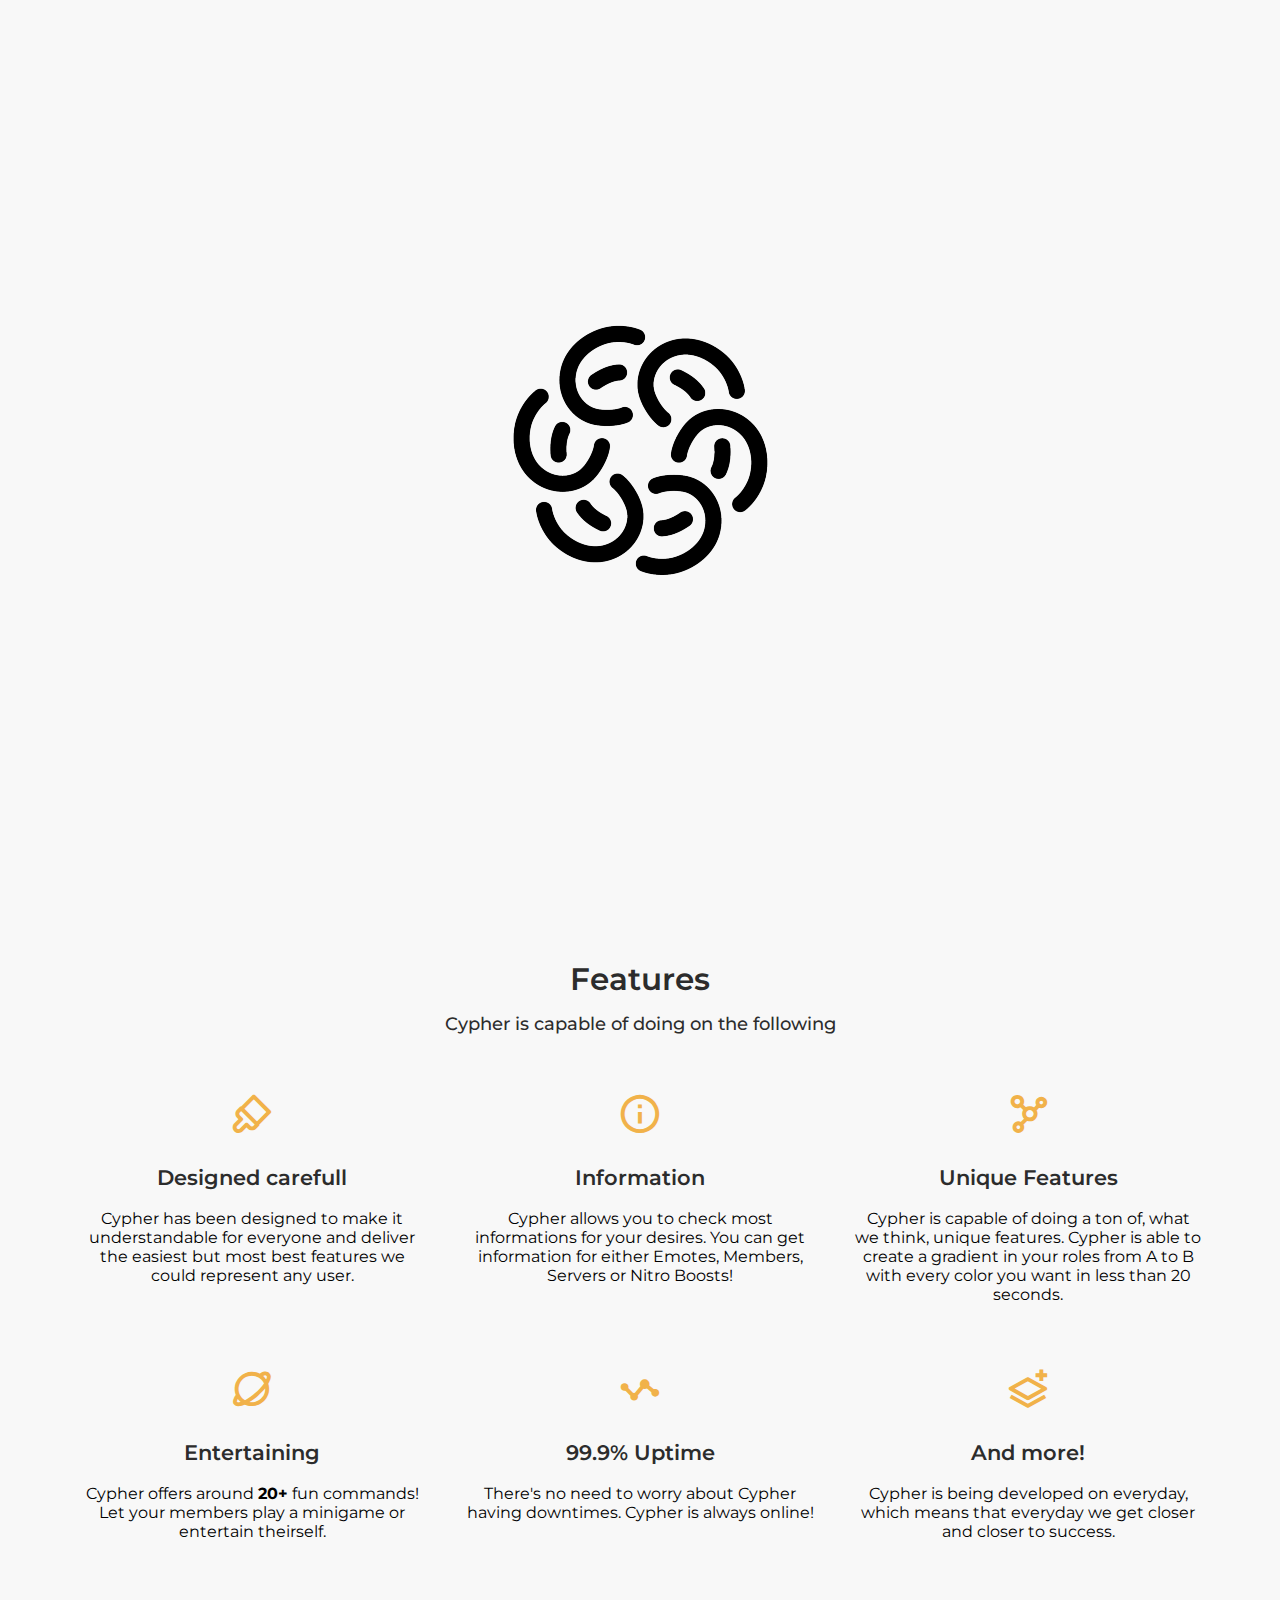
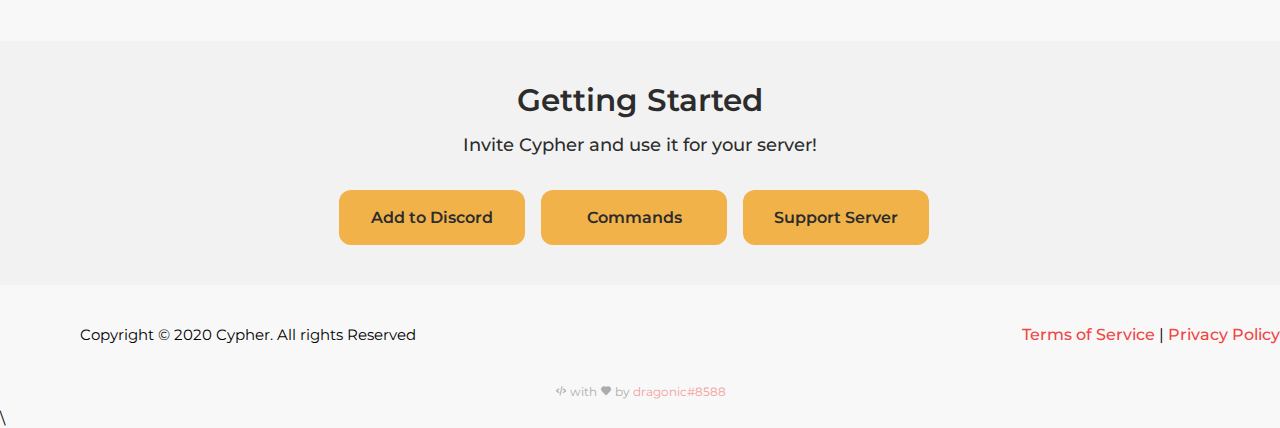
<file: index.html>
<!DOCTYPE html>
<html lang="en">
    <head>
        <meta charset="utf-8">
        <title>Cypher</title>
        <meta name="viewport" content="width=device-width, initial-scale=1.0">
        <link rel="stylesheet" href="style.css">
        <link rel="icon" href="favicon.ico">
        <link rel="apple-touch-icon" href="images/logo-nr.png">
        <script src="js/lazysizes.min.js" async=""></script>
        <!-- =====BOX ICONS===== -->
        <link href="https://cdn.jsdelivr.net/npm/boxicons@2.0.5/css/boxicons.min.css" rel="stylesheet">

        <!-- =====EMBED PREVIEW===== -->    
        <meta property="og:type"
              content="website">
        <meta property="theme-color"
              content="#7289DC">
        <meta name="og:title"
              content="Cypher - Multipurpose Discord Bot">      
        <meta name="og:description"
              content="Cypher is one of the most user-friendly and best multi-purpose Discord Bot. Cypher allows you to use quick and simple commands which will change your experience with Discord Bots.">
        <meta name="og:image" 
              content="favicon.ico">
        <meta name="og:icon" 
              content="favicon.ico"> 
        <meta name="og:thumbnail" 
              content="favicon.ico">
        <!-- =====TWITER PREVIEW===== -->  
        <meta name="twitter:card"
             content="app">  
        <meta name="twitter:title"
             content="Cypher - Multipurpose Discord Bot">  
        <meta name="twitter:description"
             content="Cypher is one of the most user-friendly and best multi-purpose Discord Bot. Cypher allows you to use quick and simple commands which will change your experience with Discord Bots.">
        <meta name="twitter:image" 
              content="favicon.ico">
        <meta name="twitter:icon" 
              content="favicon.ico">
        <meta name="twitter:thumbnai" 
              content="favicon.ico">
                                       


    </head>
    <body>        

        <div class="loader">
            <img data-src="images/cypher-logo-transparent.png" alt="Loading Cypher Logo" class="avatar lazyload">
        </div>

        <!--===== HEADER =====-->
        <div class="header">
            <div class="nav grid">
                <div>
                    <a href="/" class="logo">Cypher</a>
                </div>

                <div class="menu" id="menu">
                    <ul class="list">
                        <li class="item"><a href="#" class="link active">Home</a></li>
                        <li class="item"><a href="/commands" class="link">Commands</a></li>
                        <li class="item"><a href="https://status.cypherbot.org/" target="_blank" rel="noopener" class="link">Status</a></li>
                        <li class="item"><a href="/team" class="link">Team</a></li>
                        <li class="item"><a href="https://cypherbot.org/support" class="link" target="_blank" rel="noopener">Support</a></li>
                        <li class="item"><a href="https://cypherbot.org/invite" class="link invite" target="_blank" rel="noopener">Invite</a></li>
                        <li></li>
                    </ul>
                </div>

                <div class="toggle" id="burger">
                    <i class="bx bx-menu"></i>
                </div>

            </div>
        </div>

        <!--===== LANDING =====-->

        <div class="landing">
            <div class="main">
                <h1 class="title">Experience what a Discord bot can be.</h1>
                <h2 class="description">Cypher is one of the most user-friendly and best multi-purpose Discord Bot. It allows you to use quick and simple commands which will change your experience with Discord Bots.</h2>

                <div class="buttons">
                    <a href="https://cypherbot.org/invite" rel="noopener" target="_blank" class="button">Add to Discord</a>
                    <a href="#features" class="outline">Features</a>
                </div>

            </div>

            <div class="logo">
                <img data-src="images/cypher_logo.png" alt="Cypher Logo" class="image lazyload">
            </div>

        </div>


        <div class="features" id="features">
            
            <div class="wrapper">

                <div class="center">
                    <div class="heading">Features</div>
                    <div class="text">Cypher is capable of doing on the following  </div>
                </div>

                <div class="container">

                    <div class="box">
                        <div class="icon">
                            <i class="bx bx-brush"></i>
                        </div>
                        <div class="title">Designed carefull</div>
                        <div class="information">
                            Cypher has been designed to make it understandable for everyone and deliver the easiest but most best features we could represent any user.
                        </div>
                    </div>

                    <div class="box">
                        <div class="icon">
                            <i class="bx bx-info-circle"></i>
                        </div>
                        <div class="title">Information</div>
                        <div class="information">
                            Cypher allows you to check most informations for your desires. You can get information for either Emotes, Members, Servers or Nitro Boosts!
                        </div>
                    </div>

                    <div class="box">
                        <div class="icon">
                            <i class="bx bx-network-chart"></i>
                        </div>
                        <div class="title">Unique Features</div>
                        <div class="information">
                            Cypher is capable of doing a ton of, what we think, unique features. Cypher is able to create a gradient in your roles from A to B with every color you want 
                            in less than 20 seconds. 
                        </div>
                    </div>

                    <div class="box">
                        <div class="icon">
                            <i class="bx bx-planet"></i>
                        </div>
                        <div class="title">Entertaining</div>
                        <div class="information">
                            Cypher offers around <b>20+</b> fun commands! Let your members play a minigame or entertain theirself.
                        </div>
                    </div>

                    <div class="box">
                        <div class="icon">
                            <i class="bx bx-stats"></i>
                        </div>
                        <div class="title">99.9% Uptime</div>
                        <div class="information">
                            There's no need to worry about Cypher having downtimes. Cypher is always online!
                        </div>
                    </div>

                    <div class="box">
                        <div class="icon">
                            <i class="bx bx-layer-plus"></i>
                        </div>
                        <div class="title">And more!</div>
                        <div class="information">
                            Cypher is being developed on everyday, which means that everyday we get closer and closer to success.
                        </div>
                    </div>

                </div>
            </div>
        </div>
                

        <div class="banner">

            <div class="center">
                <div class="heading">Getting Started</div>
                <div class="text">Invite Cypher and use it for your server!</div>
            </div>

            <div class="btns">
                <a href="https://cypherbot.org/invite" rel="noopener" target="_blank" class="btn">Add to Discord</a>
                <a href="/commands" class="btn">Commands</a>
                <a href="https://cypherbot.org/support" rel="noopener" target="_blank" class="btn">Support Server</a>
            </div>

        </div>


        <div class="footer">
            <div class="wrapper">
                <div class="copyright">
                    Copyright &copy; 2020 Cypher. All rights Reserved
                </div>
                <div class="links">
                    <a href="policies/privacy/">Terms of Service</a>&nbsp;|&nbsp;<a href="policies/index.html">Privacy Policy</a>
                </div>
            </div>
        </div>
        <div class="credits">
            <i class="bx bx-code-alt"></i>
                with
            <i class="bx bxs-heart" ></i>
                by
            <span><a href="#">dragonic#8588</a></span>                
        </div>  

        <script src="js/main.js"></script>\
    </body>
</html>
</file>
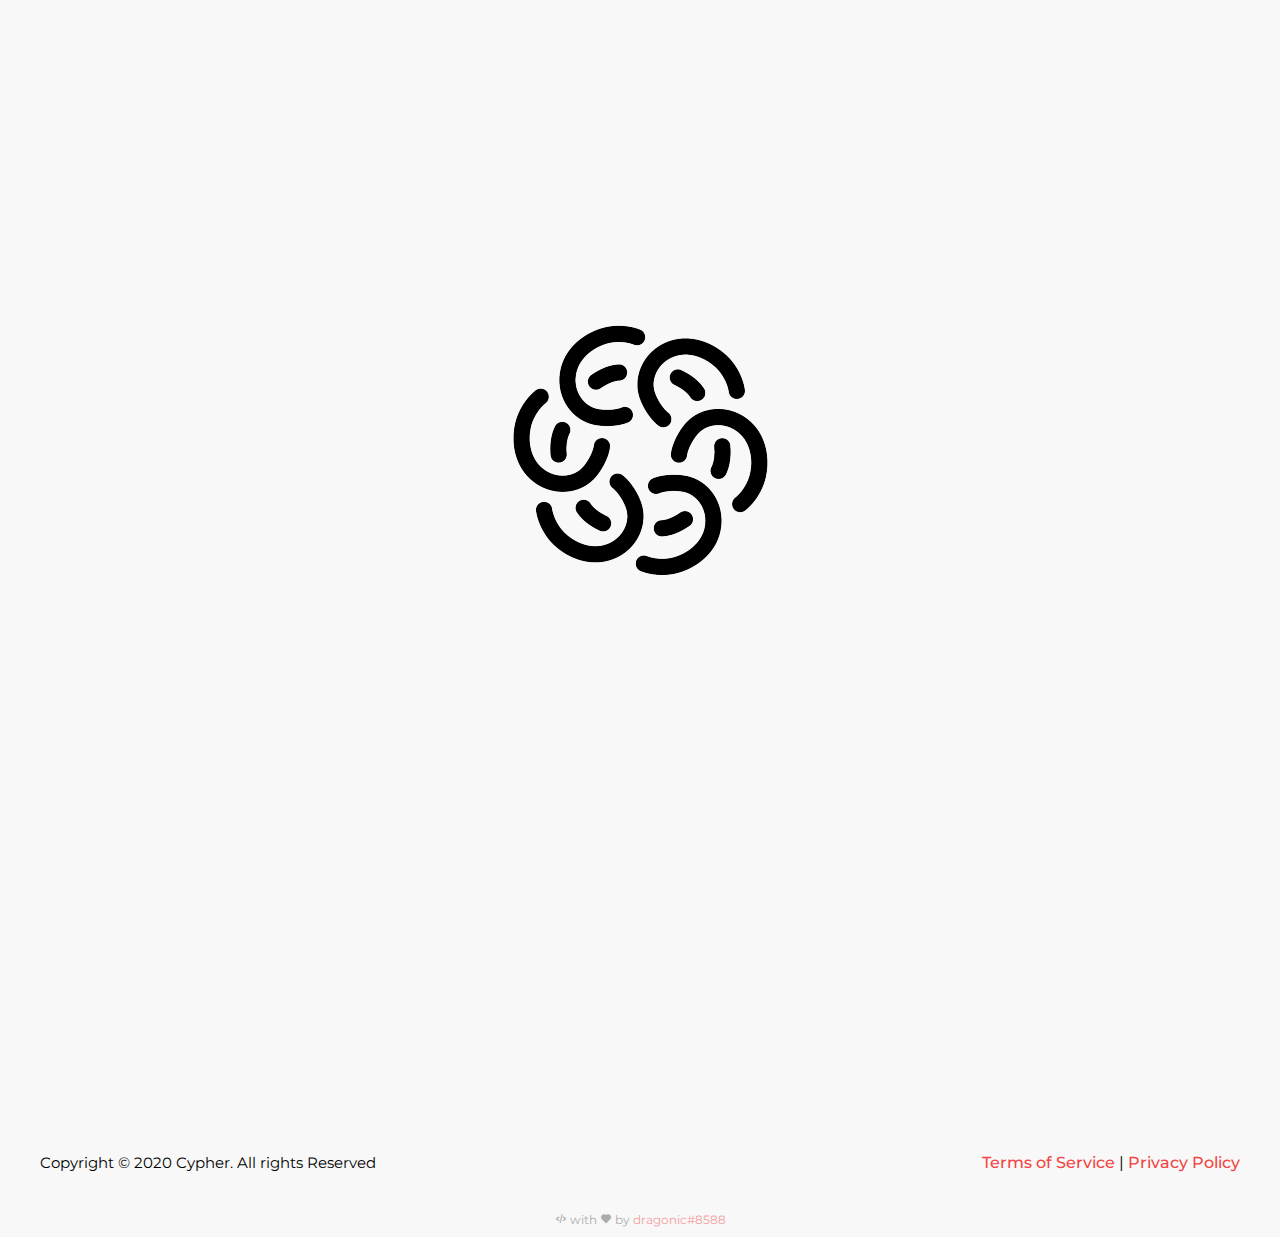
<file: commands/index.html>
<!DOCTYPE html>
<html lang="en">
    <head>
        <meta charset="utf-8">
        <meta http-equiv="X-UA-Compatible" content="IE=edge">
        <title>Cypher | Commands</title>
        <meta name="viewport" content="width=device-width, initial-scale=1">
        <link rel="stylesheet" href="commands.css">
        <script src="/js/lazysizes.min.js" async=""></script>
        <!-- =====BOX ICONS===== -->
        <link href="https://cdn.jsdelivr.net/npm/boxicons@2.0.5/css/boxicons.min.css" rel="stylesheet">
        <!-- =====EMBED PREVIEW===== -->    
        <meta property="og:type"
              content="website">
        <meta property="theme-color"
              content="#7289DC">
        <meta name="og:title"
              content="Cypher - Multipurpose Discord Bot">      
        <meta name="og:description"
              content="All of Cypher's current commands.">
        <meta name="og:image" 
              content="/favicon.ico">
        <meta name="og:icon" 
              content="/favicon.ico"> 
        <meta name="og:thumbnail" 
              content="/favicon.ico">
        <!-- =====TWITER PREVIEW===== -->  
        <meta name="twitter:card"
             content="app">  
        <meta name="twitter:title"
             content="Cypher - Multipurpose Discord Bot">  
        <meta name="twitter:description"
             content="All of Cypher's current commands.">
        <meta name="twitter:image" 
              content="/favicon.ico">
        <meta name="twitter:icon" 
              content="/favicon.ico">
        <meta name="twitter:thumbnai" 
              content="/favicon.ico">        
    </head>
    <body>

        <div class="loader">
            <img data-src="/images/cypher-logo-transparent.png" alt="Loading Cypher Logo" class="avatar lazyload">
        </div>

        <!--===== HEADER =====-->
        <div class="header">
            <div class="nav grid">
                <div>
                    <a href="/" class="logo">Cypher</a>
                </div>

                <div class="menu" id="menu">
                    <ul class="list">
                        <li class="item"><a href="/" class="link">Home</a></li>
                        <li class="item"><a href="#" class="link active">Commands</a></li>
                        <li class="item"><a href="https://status.cypherbot.org/" target="_blank" rel="noopener" class="link">Status</a></li>
                        <li class="item"><a href="/team" class="link">Team</a></li>
                        <li class="item"><a href="https://cypherbot.org/support" class="link" target="_blank" rel="noopener">Support</a></li>
                        <li class="item"><a href="https://cypherbot.org/invite" class="link invite" target="_blank" rel="noopener">Invite</a></li>
                        <li></li>
                    </ul>
                </div>

                <div class="toggle" id="burger">
                    <i class="bx bx-menu"></i>
                </div>

            </div>
        </div>        


        <!--===== CATEGORIES =====-->        

        <div class="intro">
            <h2 class="title">Commands</h2>
        </div>

        <div class="main">

            <div id="categories">
                <p class="btn highlight" onclick="filterSelection('all')">All</p>
                <p class="btn" onclick="filterSelection('mod')">Mod</p>
                <p class="btn" onclick="filterSelection('util')">Util</p>
                <p class="btn" onclick="filterSelection('fun')">Fun</p>
            </div>



            <div class="container">

                <div class="command mod">
                    <div class="box"> 

                        <div class="text">
                            <i class="bx bxs-chevron-right"></i>
                            <h4>userinfo <span class="subs">[member]</span></h4>
                        </div>

                        <div class="body">
                            <div class="inside">
                                <p class="info">Display's any user's information profile</p>
                                <p class="alias">Alias: user, info</p>
                            </div>
                            <div class="usage">
                                <p>/userinfo <code>@dragonic#8588</code></p>
                            </div>
                        </div>

                    </div>
                </div>

                <div class="command util">
                    <div class="box"> 

                        <div class="text">
                            <i class="bx bxs-chevron-right"></i>
                            <h4>boostinfo <span class="subs">[member]</span></h4>
                        </div>

                        <div class="body">
                            <div class="inside">
                                <p class="info">Display's any user's information profile</p>
                                <p class="alias">Alias: user, info</p>
                            </div>
                            <div class="usage">
                                <p>/userinfo <code>@dragonic#8588</code></p>
                            </div>
                        </div>

                    </div>
                </div>

                <div class="command fun">
                    <div class="box"> 

                        <div class="text">
                            <i class="bx bxs-chevron-right"></i>
                            <h4>cowboy <span class="subs">[member]</span></h4>
                        </div>

                        <div class="body">
                            <div class="inside">
                                <p class="info">Display's any user's information profile</p>
                                <p class="alias">Alias: user, info</p>
                            </div>
                            <div class="usage">
                                <p>/userinfo <code>@dragonic#8588</code></p>
                            </div>
                        </div>

                    </div>
                </div>

            </div>

        </div>

        <div class="footer">
            <div class="wrapper">
                <div class="copyright">
                    Copyright &copy; 2020 Cypher. All rights Reserved
                </div>
                <div class="links">
                    <a href="/policies/privacy/">Terms of Service</a>&nbsp;|&nbsp;<a href="/policies/">Privacy Policy</a>
                </div>
            </div>
        </div>
        <div class="credits">
            <i class="bx bx-code-alt"></i>
                with
            <i class="bx bxs-heart" ></i>
                by
            <span><a href="#">dragonic#8588</a></span>                
        </div>

        <script src="filter.js"></script>
        <script src="/js/main.js"></script>
    </body>
</html>
</file>
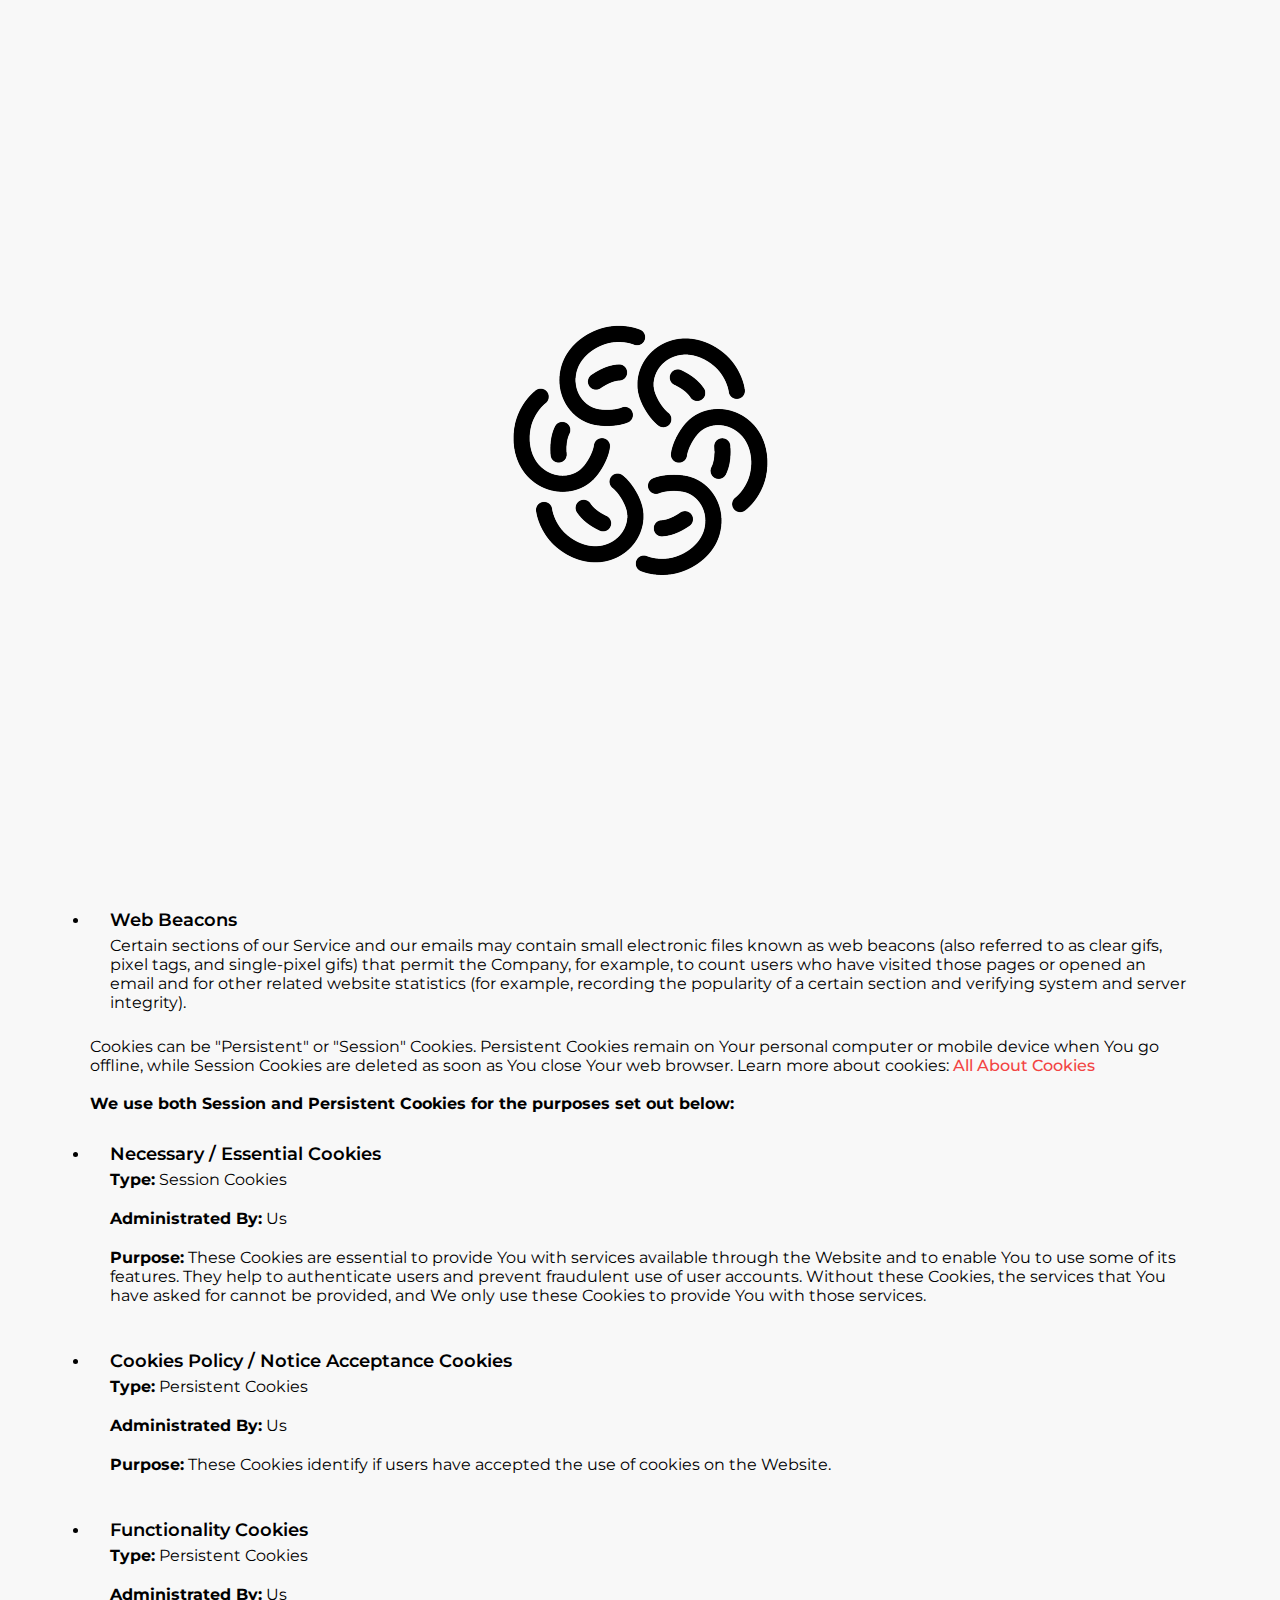
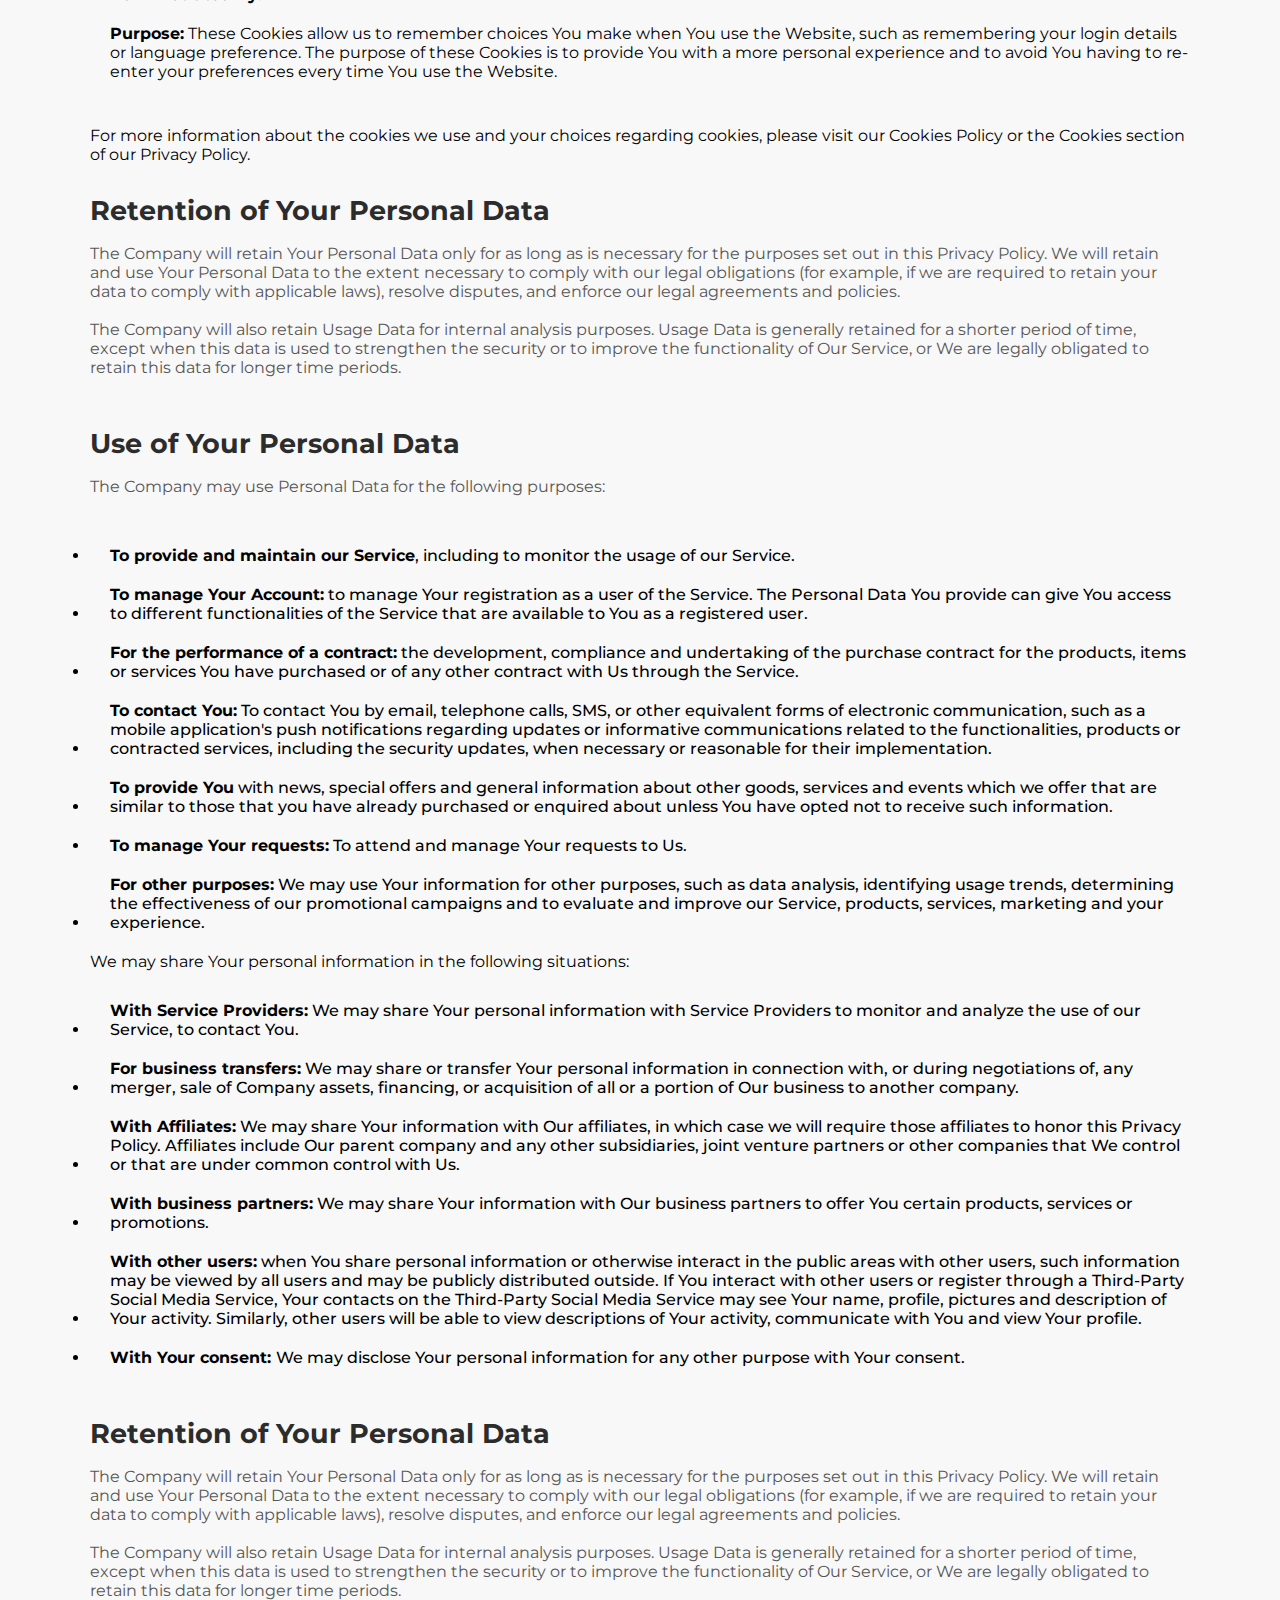
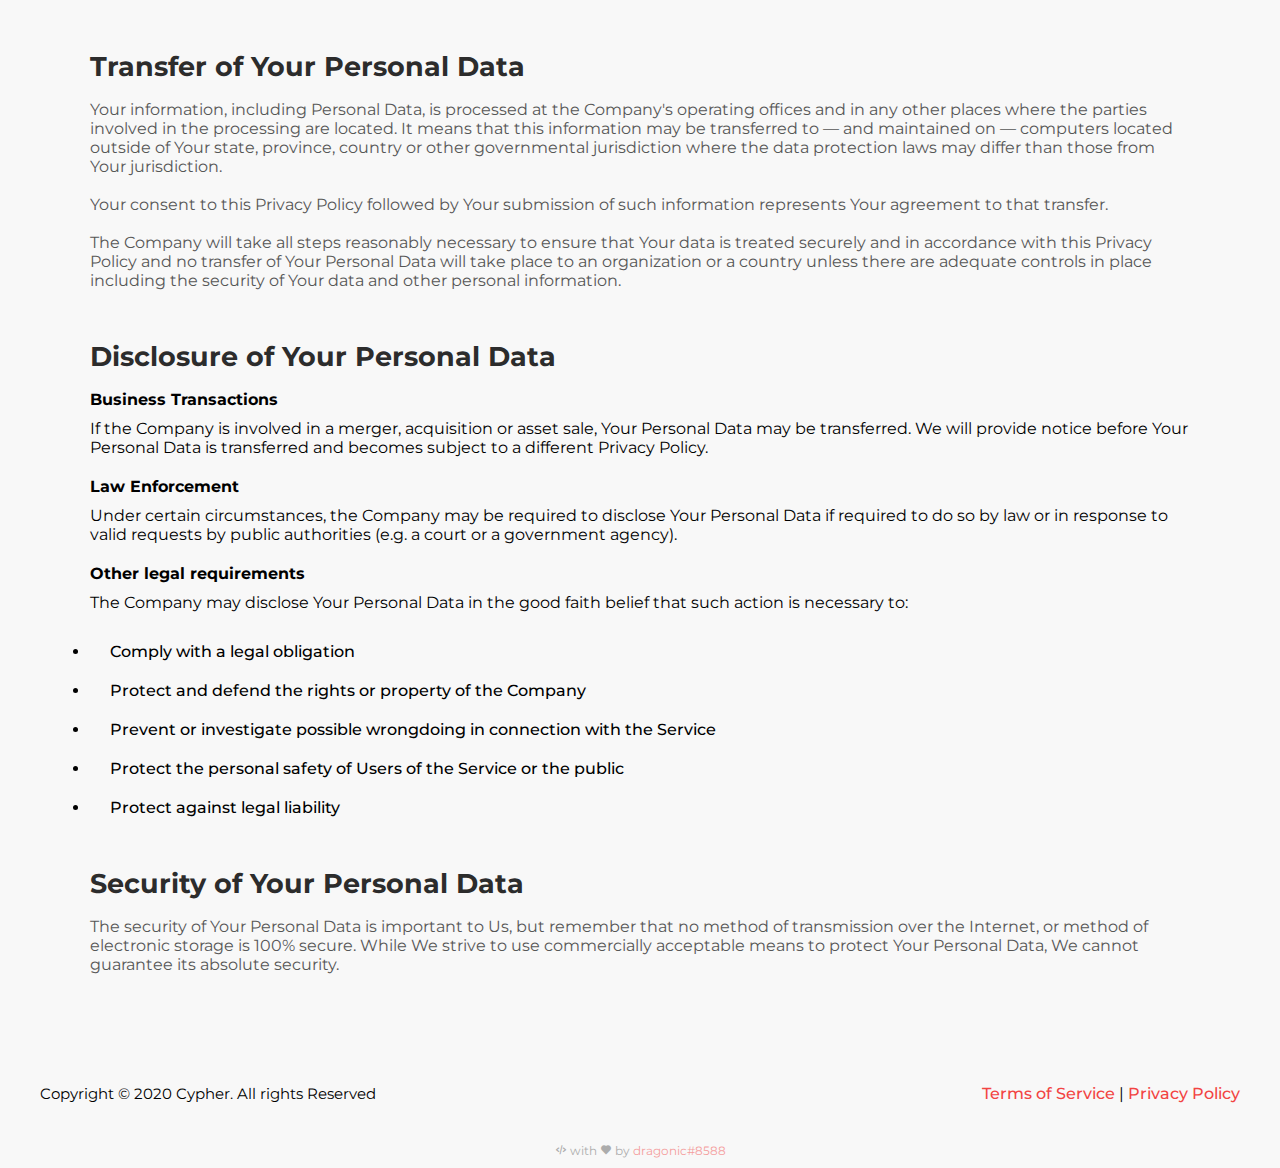
<file: policies/index.html>
<!DOCTYPE html>
<html lang="en">
    <head>
        <meta charset="utf-8">
        <title>Cypher | Privacy Policy</title>
        <meta name="viewport" content="width=device-width, initial-scale=1.0">
        <link rel="stylesheet" href="privacy.css">
        <script src="/js/lazysizes.min.js" async=""></script>        
        <!-- =====BOX ICONS===== -->
        <link href="https://cdn.jsdelivr.net/npm/boxicons@2.0.5/css/boxicons.min.css" rel="stylesheet">
        <!-- =====EMBED PREVIEW===== -->    
        <meta property="og:type"
              content="website">
        <meta property="theme-color"
              content="#7289DC">
        <meta name="og:title"
              content="Cypher - Multipurpose Discord Bot">      
        <meta name="og:description"
              content="Cypher's Privacy and Policy">
        <meta name="og:image" 
              content="/favicon.ico">
        <meta name="og:icon" 
              content="/favicon.ico"> 
        <meta name="og:thumbnail" 
              content="/favicon.ico">
        <!-- =====TWITER PREVIEW===== -->  
        <meta name="twitter:card"
             content="app">  
        <meta name="twitter:title"
             content="Cypher - Multipurpose Discord Bot">  
        <meta name="twitter:description"
             content="Cypher's Privacy and Policy">
        <meta name="twitter:image" 
              content="/favicon.ico">
        <meta name="twitter:icon" 
              content="/favicon.ico">
        <meta name="twitter:thumbnai" 
              content="/favicon.ico">          
    </head>
    <body>

        <div class="loader">
            <img data-src="/images/cypher-logo-transparent.png" alt="Loading Cypher Logo" class="avatar lazyload">
        </div>

        <!--===== HEADER =====-->
        <div class="header">
            <div class="nav grid">
                <div>
                    <a href="/" class="logo">Cypher</a>
                </div>

                <div class="menu" id="menu">
                    <ul class="list">
                        <li class="item"><a href="#" class="link active">Home</a></li>
                        <li class="item"><a href="#" class="link">Commands</a></li>
                        <li class="item"><a href="https://status.cypherbot.org/" target="_blank" rel="noopener" class="link">Status</a></li>
                        <li class="item"><a href="/team" class="link">Team</a></li>
                        <li class="item"><a href="https://cypherbot.org/support" class="link" target="_blank" rel="noopener">Support</a></li>
                        <li class="item"><a href="https://cypherbot.org/invite" class="link invite" target="_blank" rel="noopener">Invite</a></li>
                    </ul>
                </div>

                <div class="toggle" id="burger">
                    <i class="bx bx-menu"></i>
                </div>

            </div>
        </div>        
     
        
        <!--===== PRIVACY POLICY =====-->
        
        <div class="terms">
            <div class="container">

                <div class="heading">
                    <div class="small">CYPHER | PRIVACY POLICY</div>
                </div>

                <div class="content">

                    <h2 class="bigger">Usage of your data</h2>
                    <p class="description">
                        Usage Data is collected automatically when using the Service.
                        <br><br>
                        Usage Data may include information such as Your Device's Internet Protocol address (e.g. IP address), browser type, browser version, the pages of our Service that You visit, the time and date of Your visit, the time spent on those pages, unique device identifiers and other diagnostic data.
                        <br><br>                       
                        When You access the Service by or through a mobile device, We may collect certain information automatically, including, but not limited to, the type of mobile device You use, Your mobile device unique ID, the IP address of Your mobile device, Your mobile operating system, the type of mobile Internet browser You use, unique device identifiers and other diagnostic data.
                        <br><br>                        
                        We may also collect information that Your browser sends whenever You visit our Service or when You access the Service by or through a mobile device.
                    </p>

                    <h3 class="big">Tracking Technologies and Cookies</h3>
                    <p class="description">
                        We use Cookies and similar tracking technologies to track the activity on Our Service and store certain information. Tracking technologies used are beacons, tags, and scripts to collect and track information and to improve and analyze Our Service. The technologies We use may include:
                        <br>

                        <ul class="list-item">
                            <li>
                                <span class="bold">Cookies or Browser Cookies</span><br>
                                <p class="list-text">
                                    A cookie is a small file placed on Your Device. You can instruct Your browser to refuse all Cookies or to indicate when a Cookie is being sent. However, if You do not accept Cookies, You may not be able to use some parts of our Service. Unless you have adjusted Your browser setting so that it will refuse Cookies, our Service may use Cookies.                                    
                                </p>     
                            </li>  

                            <li>
                                <span class="bold">Flash Cookies</span><br>
                                <p class="list-text">
                                    Certain features of our Service may use local stored objects (or Flash Cookies) to collect and store information about Your preferences or Your activity on our Service. Flash Cookies are not managed by the same browser settings as those used for Browser Cookies. For more information on how You can delete Flash Cookies, please read "Where can I change the settings for disabling, or deleting local shared objects?" available at <a href="https://helpx.adobe.com/flash-player/kb/disable-local-shared-objects-flash.html#main_Where_can_I_change_the_settings_for_disabling__or_deleting_local_shared_objects_" rel="external nofollow noopener" target="_blank">this page.</a>                                 
                                </p>     
                            </li>   

                            <li>
                                <span class="bold">Web Beacons</span><br>
                                <p class="list-text">
                                    Certain sections of our Service and our emails may contain small electronic files known as web beacons (also referred to as clear gifs, pixel tags, and single-pixel gifs) that permit the Company, for example, to count users who have visited those pages or opened an email and for other related website statistics (for example, recording the popularity of a certain section and verifying system and server integrity).                       
                                </p>     
                            </li>                          
                        </ul>

                        Cookies can be "Persistent" or "Session" Cookies. Persistent Cookies remain on Your personal computer or mobile device when You go offline, while Session Cookies are deleted as soon as You close Your web browser. Learn more about cookies: <a href="https://www.termsfeed.com/blog/cookies/" target="_blank">All About Cookies</a>
                        <br><br>
                        <b>We use both Session and Persistent Cookies for the purposes set out below:</b>    
                        
                        <ul class="list-item mgt">
                            <li>
                                <span class="bold">Necessary / Essential Cookies</span><br>
                                <p class="list-text"> 
                                    <span class="column"><b>Type:</b> Session Cookies</span> <br>
                                    <span class="column"><b>Administrated By:</b> Us</span> <br>
                                    <span class="column"><b>Purpose:</b>  These Cookies are essential to provide You with services available through the Website and to enable You to use some of its features. They help to authenticate users and prevent fraudulent use of user accounts. Without these Cookies, the services that You have asked for cannot be provided, and We only use these Cookies to provide You with those services.</span>                                  
                                </p>     
                            </li>  

                            <li>
                                <span class="bold">Cookies Policy / Notice Acceptance Cookies</span><br>
                                <p class="list-text"> 
                                    <span class="column"><b>Type:</b> Persistent Cookies</span> <br>
                                    <span class="column"><b>Administrated By:</b> Us</span> <br>
                                    <span class="column"><b>Purpose:</b> These Cookies identify if users have accepted the use of cookies on the Website.</span>                                  
                                </p>     
                            </li>  

                            <li>
                                <span class="bold">Functionality Cookies</span><br>
                                <p class="list-text"> 
                                    <span class="column"><b>Type:</b> Persistent Cookies</span> <br>
                                    <span class="column"><b>Administrated By:</b> Us</span> <br>
                                    <span class="column"><b>Purpose:</b> These Cookies allow us to remember choices You make when You use the Website, such as remembering your login details or language preference. The purpose of these Cookies is to provide You with a more personal experience and to avoid You having to re-enter your preferences every time You use the Website.</span>                                  
                                </p>     
                            </li>                          
                        </ul>     
                        
                        For more information about the cookies we use and your choices regarding cookies, please visit our Cookies Policy or the Cookies section of our Privacy Policy.
                    </p>

                    <h3 class="big mgt">Retention of Your Personal Data</h3>
                    <p class="description">
                        The Company will retain Your Personal Data only for as long as is necessary for the purposes set out in this Privacy Policy. We will retain and use Your Personal Data to the extent necessary to comply with our legal obligations (for example, if we are required to retain your data to comply with applicable laws), resolve disputes, and enforce our legal agreements and policies.
                        <br><br>
                        The Company will also retain Usage Data for internal analysis purposes. Usage Data is generally retained for a shorter period of time, except when this data is used to strengthen the security or to improve the functionality of Our Service, or We are legally obligated to retain this data for longer time periods.                        
                    </p>

                    <h3 class="big mgt">Use of Your Personal Data</h3>
                    <p class="description">
                        The Company may use Personal Data for the following purposes:

                        <ul class="list-item mgt">
                            <li>
                                <span class="lists mgb"><b>To provide and maintain our Service</b>, including to monitor the usage of our Service.</span>

                            </li>  

                            <li>
                                <span class="lists mgb"><b>To manage Your Account:</b> to manage Your registration as a user of the Service. The Personal Data You provide can give You access to different functionalities of the Service that are available to You as a registered user.</span>

                            </li>

                            <li>
                                <span class="lists mgb"><b>For the performance of a contract:</b> the development, compliance and undertaking of the purchase contract for the products, items or services You have purchased or of any other contract with Us through the Service.</span>
                            </li> 

                            <li>
                                <span class="lists mgb"><b>To contact You:</b> To contact You by email, telephone calls, SMS, or other equivalent forms of electronic communication, such as a mobile application's push notifications regarding updates or informative communications related to the functionalities, products or contracted services, including the security updates, when necessary or reasonable for their implementation.</span>
                            </li> 

                            <li>
                                <span class="lists mgb"><b>To provide You</b> with news, special offers and general information about other goods, services and events which we offer that are similar to those that you have already purchased or enquired about unless You have opted not to receive such information.</span>
                            </li>  

                            <li>
                                <span class="lists mgb"><b>To manage Your requests:</b> To attend and manage Your requests to Us.</span>
                            </li>  

                            <li>
                                <span class="lists mgb"><b>For other purposes:</b> We may use Your information for other purposes, such as data analysis, identifying usage trends, determining the effectiveness of our promotional campaigns and to evaluate and improve our Service, products, services, marketing and your experience.</span>
                            </li>                           
                        </ul>

                        We may share Your personal information in the following situations:

                        <ul class="list-item mgt">
                            <li>
                                <span class="lists mgb"><b>With Service Providers:</b> We may share Your personal information with Service Providers to monitor and analyze the use of our Service, to contact You.</span>

                            </li>  

                            <li>
                                <span class="lists mgb"><b>For business transfers:</b> We may share or transfer Your personal information in connection with, or during negotiations of, any merger, sale of Company assets, financing, or acquisition of all or a portion of Our business to another company.</span>

                            </li>

                            <li>
                                <span class="lists mgb"><b>With Affiliates:</b> We may share Your information with Our affiliates, in which case we will require those affiliates to honor this Privacy Policy. Affiliates include Our parent company and any other subsidiaries, joint venture partners or other companies that We control or that are under common control with Us.</span>
                            </li> 

                            <li>
                                <span class="lists mgb"><b>With business partners:</b> We may share Your information with Our business partners to offer You certain products, services or promotions.</span>
                            </li> 

                            <li>
                                <span class="lists mgb"><b>With other users:</b> when You share personal information or otherwise interact in the public areas with other users, such information may be viewed by all users and may be publicly distributed outside. If You interact with other users or register through a Third-Party Social Media Service, Your contacts on the Third-Party Social Media Service may see Your name, profile, pictures and description of Your activity. Similarly, other users will be able to view descriptions of Your activity, communicate with You and view Your profile.</span>
                            </li>  

                            <li>
                                <span class="lists mgb"><b>With Your consent: </b> We may disclose Your personal information for any other purpose with Your consent.</span>
                            </li>                            
                        </ul>
                    </p>

                    <h3 class="big mgt">Retention of Your Personal Data</h3>
                    <p class="description">
                        The Company will retain Your Personal Data only for as long as is necessary for the purposes set out in this Privacy Policy. We will retain and use Your Personal Data to the extent necessary to comply with our legal obligations (for example, if we are required to retain your data to comply with applicable laws), resolve disputes, and enforce our legal agreements and policies.
                        <br><br>
                        The Company will also retain Usage Data for internal analysis purposes. Usage Data is generally retained for a shorter period of time, except when this data is used to strengthen the security or to improve the functionality of Our Service, or We are legally obligated to retain this data for longer time periods.                        
                    </p>

                    <h3 class="big mgt">Transfer of Your Personal Data</h3>
                    <p class="description">
                        Your information, including Personal Data, is processed at the Company's operating offices and in any other places where the parties involved in the processing are located. It means that this information may be transferred to — and maintained on — computers located outside of Your state, province, country or other governmental jurisdiction where the data protection laws may differ than those from Your jurisdiction.
                        <br><br>
                        Your consent to this Privacy Policy followed by Your submission of such information represents Your agreement to that transfer.
                        <br><br>
                        The Company will take all steps reasonably necessary to ensure that Your data is treated securely and in accordance with this Privacy Policy and no transfer of Your Personal Data will take place to an organization or a country unless there are adequate controls in place including the security of Your data and other personal information.                       
                    </p>
                    
                    <h3 class="big mgt">Disclosure of Your Personal Data</h3>
                        <h4 class="h4">Business Transactions</h4>
                            <p class="h4-desc">
                                If the Company is involved in a merger, acquisition or asset sale, Your Personal Data may be transferred. We will provide notice before Your Personal Data is transferred and becomes subject to a different Privacy Policy.                
                            </p>

                            <h4 class="h4">Law Enforcement</h4>
                            <p class="h4-desc">
                                Under certain circumstances, the Company may be required to disclose Your Personal Data if required to do so by law or in response to valid requests by public authorities (e.g. a court or a government agency).                
                            </p>                            

                            <h4 class="h4">Other legal requirements</h4>
                            <p class="h4-desc">
                                The Company may disclose Your Personal Data in the good faith belief that such action is necessary to:                
                            </p>  
                            <ul class="list-item mgt">
                                <li>
                                    <span class="lists mgb">Comply with a legal obligation</span>
    
                                </li>  
    
                                <li>
                                    <span class="lists mgb">Protect and defend the rights or property of the Company</span>
    
                                </li>
    
                                <li>
                                    <span class="lists mgb">Prevent or investigate possible wrongdoing in connection with the Service</span>
                                </li> 
    
                                <li>
                                    <span class="lists mgb">Protect the personal safety of Users of the Service or the public</span>
                                </li> 
    
                                <li>
                                    <span class="lists mgb">Protect against legal liability
                                    </span>
                                </li>                            
                            </ul>                                                       
                            <h3 class="big mgt">Security of Your Personal Data</h3>
                            <p class="description">
                                The security of Your Personal Data is important to Us, but remember that no method of transmission over the Internet, or method of electronic storage is 100% secure. While We strive to use commercially acceptable means to protect Your Personal Data, We cannot guarantee its absolute security.             
                            </p> 
                </div>

            </div>
        </div>

        <div class="footer">
            <div class="wrapper">
                <div class="copyright">
                    Copyright &copy; 2020 Cypher. All rights Reserved
                </div>
                <div class="links">
                    <a href="#">Terms of Service</a>&nbsp;|&nbsp;<a href="#">Privacy Policy</a>
                </div>
            </div>
        </div>
        <div class="credits">
            <i class="bx bx-code-alt"></i>
                with
            <i class="bx bxs-heart" ></i>
                by
            <span><a href="#">dragonic#8588</a></span>                
        </div> 

        <script src="/js/main.js"></script>
    </body>
</html>
</file>
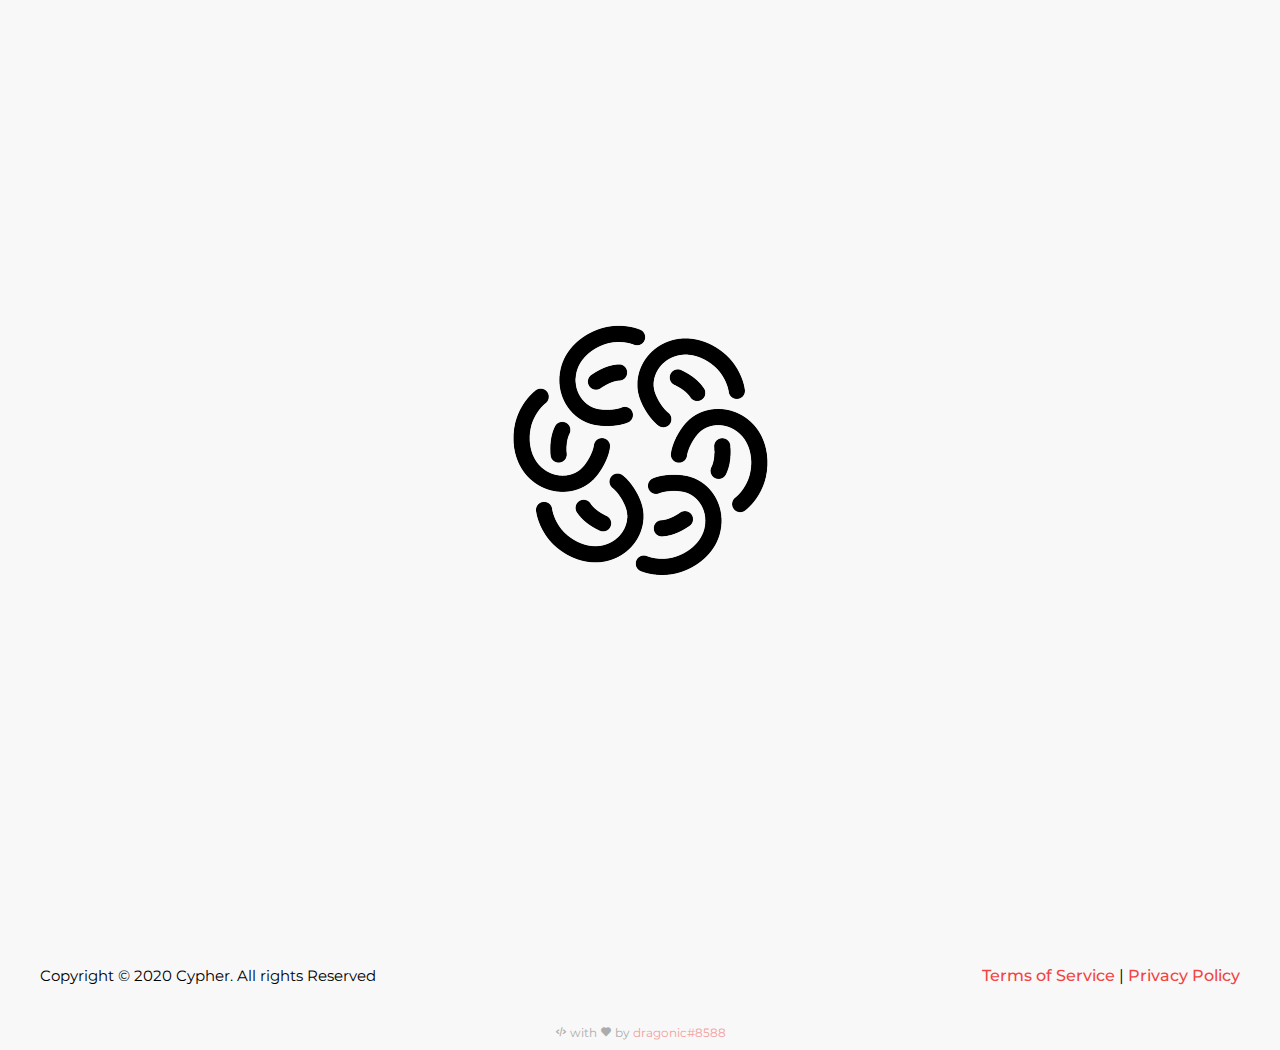
<file: team/index.html>
<!DOCTYPE html>

<html>
    <head>
        <meta charset="utf-8">
        <title>Cypher</title>
        <meta name="viewport" content="width=device-width, initial-scale=1.0">
        <link rel="stylesheet" href="team.css">
        <script src="/js/lazysizes.min.js" async=""></script>
        <!-- =====BOX ICONS===== -->
        <link href="https://cdn.jsdelivr.net/npm/boxicons@2.0.5/css/boxicons.min.css" rel="stylesheet">
       <!-- =====EMBED PREVIEW===== -->    
        <meta property="og:type"
              content="website">
        <meta property="theme-color"
              content="#7289DC">
        <meta name="og:title"
              content="Cypher - Multipurpose Discord Bot">      
        <meta name="og:description"
              content="Get to know all of Cypher's developers.">
        <meta name="og:image" 
              content="/favicon.ico">
        <meta name="og:icon" 
              content="/favicon.ico"> 
        <meta name="og:thumbnail" 
              content="/favicon.ico">
        <!-- =====TWITER PREVIEW===== -->  
        <meta name="twitter:card"
             content="app">  
        <meta name="twitter:title"
             content="Cypher - Multipurpose Discord Bot">  
        <meta name="twitter:description"
             content="Get to know all of Cypher's developers.">
        <meta name="twitter:image" 
              content="/favicon.ico">
        <meta name="twitter:icon" 
              content="/favicon.ico">
        <meta name="twitter:thumbnai" 
              content="/favicon.ico">         
    </head>
    <body>

        <div class="loader">
            <img data-src="/images/cypher-logo-transparent.png" alt="Loading Cypher Logo" class="avatar lazyload">
        </div>

        <!--===== HEADER =====-->
        <div class="header">
            <div class="nav grid">
                <div>
                    <a href="/" class="logo">Cypher</a>
                </div>

                <div class="menu" id="menu">
                    <ul class="list">
                        <li class="item"><a href="/" class="link">Home</a></li>
                        <li class="item"><a href="/commands/" class="link">Commands</a></li>
                        <li class="item"><a href="https://status.cypherbot.org/" target="_blank" rel="noopener" class="link">Status</a></li>
                        <li class="item"><a href="#" class="link active">Team</a></li>
                        <li class="item"><a href="https://cypherbot.org/support" class="link" target="_blank" rel="noopener">Support</a></li>
                        <li class="item"><a href="https://cypherbot.org/invite" class="link invite" target="_blank" rel="noopener">Invite</a></li>
                        <li></li>
                    </ul>
                </div>

                <div class="toggle" id="burger">
                    <i class="bx bx-menu"></i>
                </div>

            </div>
        </div>        


        <!--===== TEAMS =====-->        

        <div class="team">
            <div class="wrapper">

                <div class="center">
                    <h1 class="title">Our Team</h1>
                    <p class="description">We work hard on big improvements</p> 
                </div>

                <div class="container">

                    <div class="member">
                        <img data-src="/images/cypher_logo.png" alt="" class="lazyload">
                        <div class="name">appraiise</div>
                        <div class="position">project leader</div>
                    </div>

                    <div class="member">
                        <img data-src="/images/cypher_logo.png" alt="" class="lazyload">
                        <div class="name">kcomain</div>
                        <div class="position">lead developer</div>
                    </div>

                    <div class="member">
                        <img data-src="/images/cypher_logo.png" alt="" class="lazyload">
                        <div class="name">dragonic</div>
                        <div class="position">web developer</div>
                    </div>

                    <div class="member">
                        <img data-src="/images/cypher_logo.png" alt="" class="lazyload">
                        <div class="name">ultimus</div>
                        <div class="position">bot developer</div>
                    </div>

                    <div class="member">
                        <img data-src="/images/cypher_logo.png" alt="" class="lazyload">
                        <div class="name">cooli</div>
                        <div class="position">bot developer</div>
                    </div>

                    <div class="member">
                        <img data-src="/images/cypher_logo.png" alt="" class="lazyload">
                        <div class="name">ashley</div>
                        <div class="position">sys-admin</div>
                    </div>

                </div>

            </div>
        </div>

        <div class="footer">
            <div class="wrapper">
                <div class="copyright">
                    Copyright &copy; 2020 Cypher. All rights Reserved
                </div>
                <div class="links">
                    <a href="/policies/privacy/">Terms of Service</a>&nbsp;|&nbsp;<a href="/policies/">Privacy Policy</a>
                </div>
            </div>
        </div>
        <div class="credits">
            <i class="bx bx-code-alt"></i>
                with
            <i class="bx bxs-heart" ></i>
                by
            <span><a href="#">dragonic#8588</a></span>                
        </div>        
        <script src="/js/main.js"></script>
    </body>
</html>
</file>
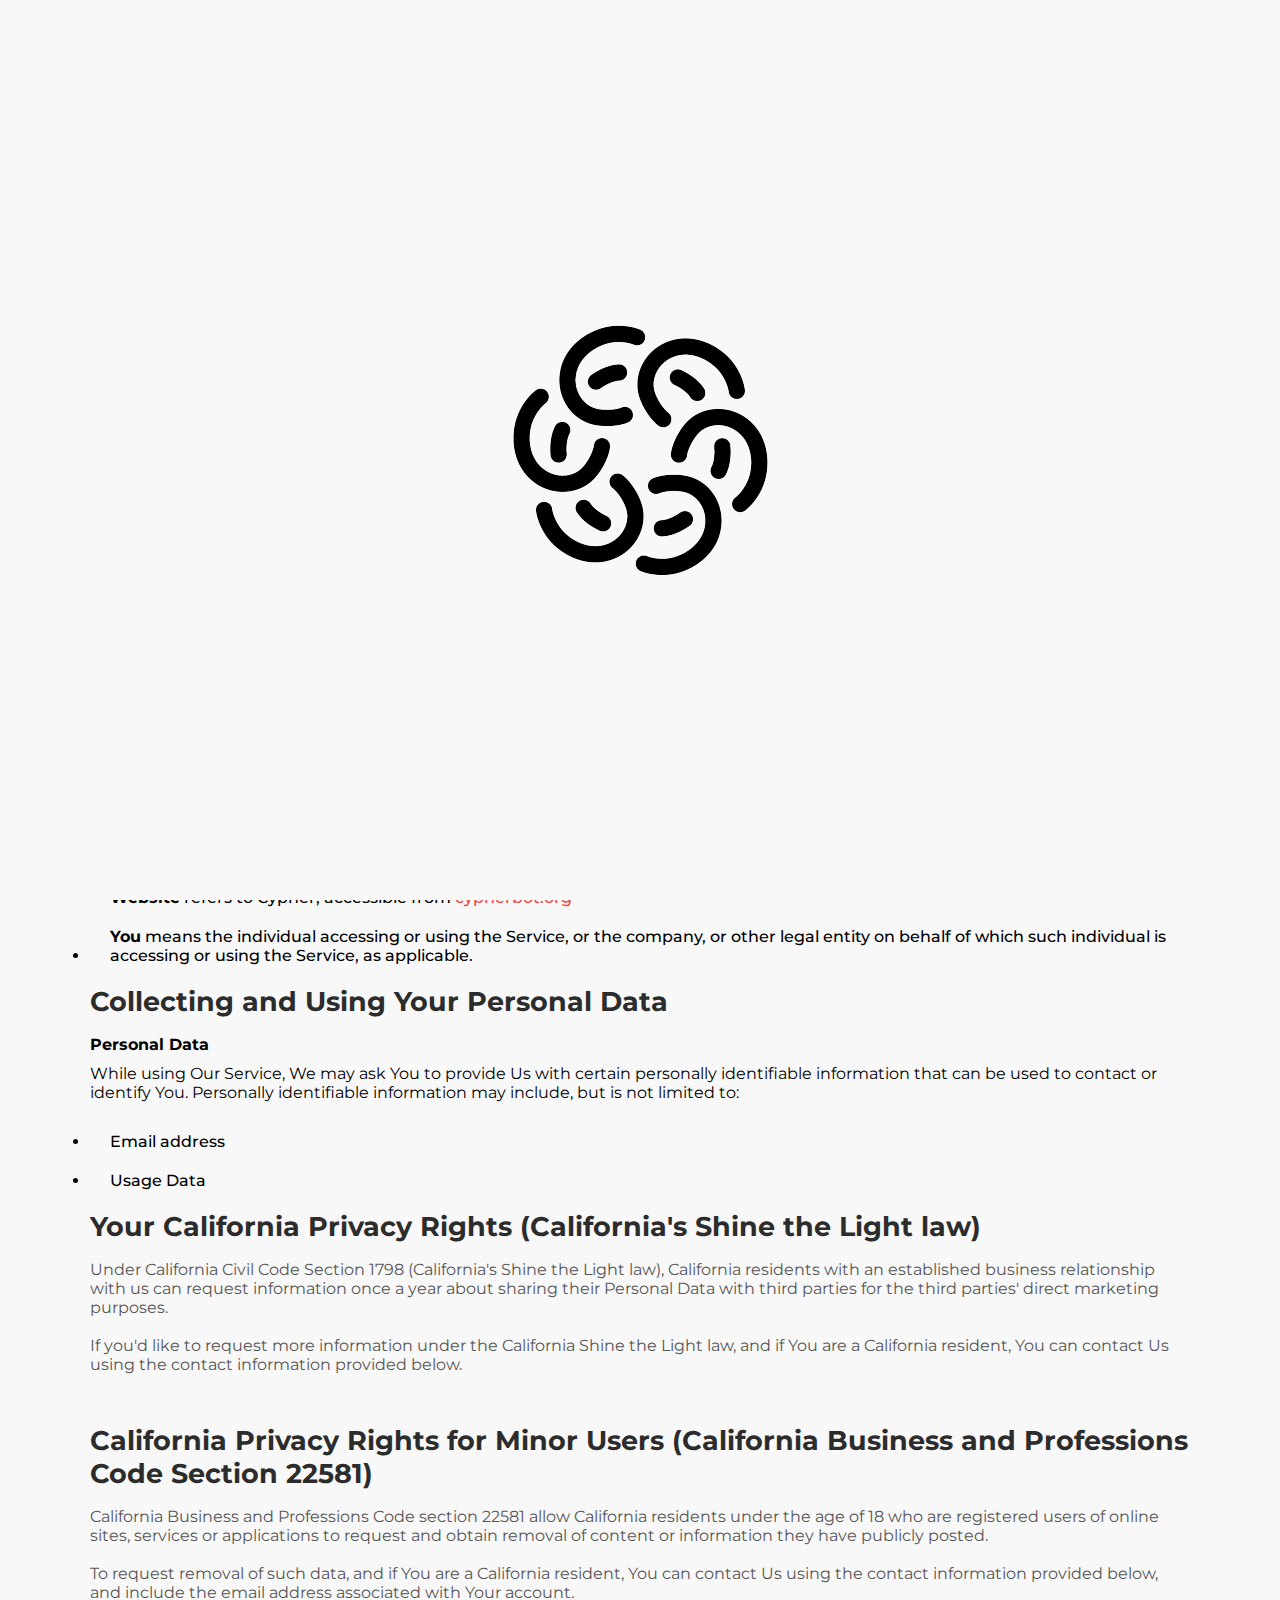
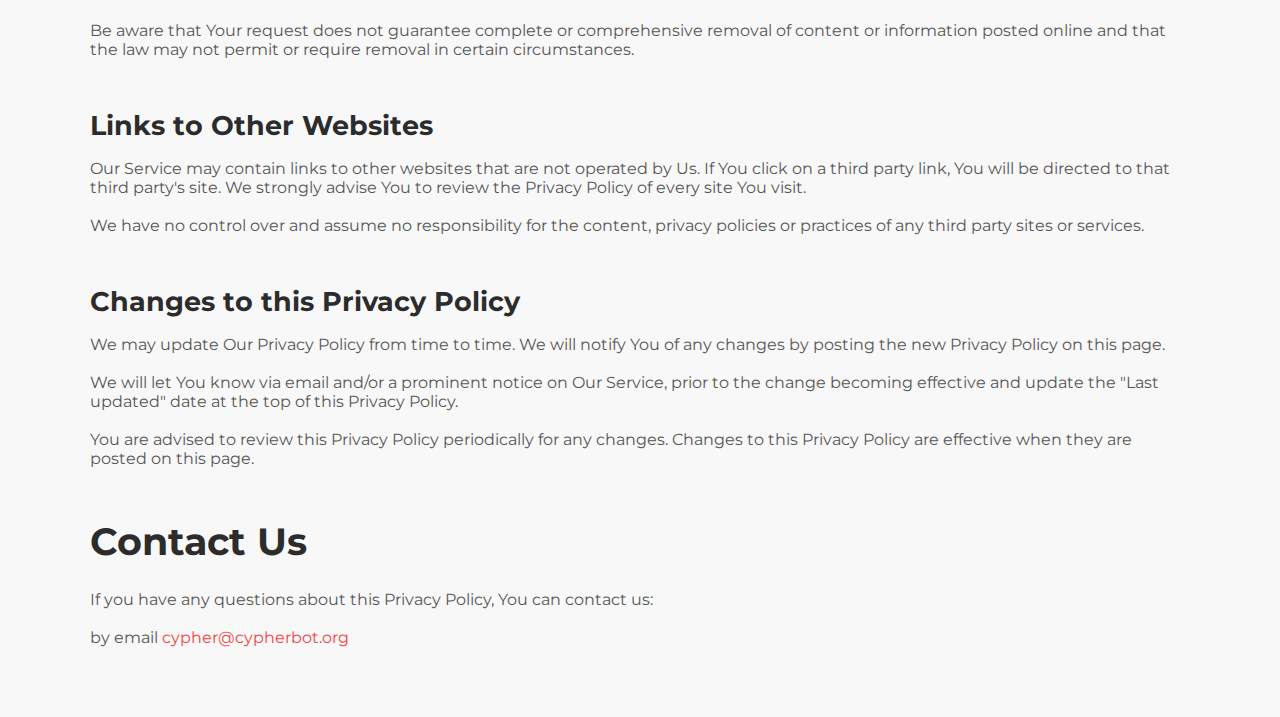
<file: policies/privacy/index.html>
<!DOCTYPE html>
<html lang="en">
    <head>
        <meta charset="utf-8">
        <title>Cypher | Terms of Service</title>
        <meta name="viewport" content="width=device-width, initial-scale=1.0">
        <link rel="stylesheet" href="../privacy.css">
        <script src="/js/lazysizes.min.js" async=""></script> 
        <!-- =====BOX ICONS===== -->
        <link href="https://cdn.jsdelivr.net/npm/boxicons@2.0.5/css/boxicons.min.css" rel="stylesheet">
        <!-- =====EMBED PREVIEW===== -->    
        <meta property="og:type"
              content="website">
        <meta property="theme-color"
              content="#7289DC">
        <meta name="og:title"
              content="Cypher - Multipurpose Discord Bot">      
        <meta name="og:description"
              content="Cypher's Terms of Service">
        <meta name="og:image" 
              content="/favicon.ico">
        <meta name="og:icon" 
              content="/favicon.ico"> 
        <meta name="og:thumbnail" 
              content="/favicon.ico">
        <!-- =====TWITER PREVIEW===== -->  
        <meta name="twitter:card"
             content="app">  
        <meta name="twitter:title"
             content="Cypher - Multipurpose Discord Bot">  
        <meta name="twitter:description"
             content="Cypher's Terms of Service">
        <meta name="twitter:image" 
              content="/favicon.ico">
        <meta name="twitter:icon" 
              content="/favicon.ico">
        <meta name="twitter:thumbnai" 
              content="/favicon.ico">        
    </head>
    <body>

        <div class="loader">
            <img data-src="/images/cypher-logo-transparent.png" alt="Loading Cypher Logo" class="avatar lazyload">
        </div>

        <!--===== HEADER =====-->
        <div class="header">
            <div class="nav grid">
                <div>
                    <a href="/" class="logo">Cypher</a>
                </div>

                <div class="menu" id="menu">
                    <ul class="list">
                        <li class="item"><a href="#" class="link active">Home</a></li>
                        <li class="item"><a href="#" class="link">Commands</a></li>
                        <li class="item"><a href="https://status.cypherbot.org/" target="_blank" rel="noopener" class="link">Status</a></li>
                        <li class="item"><a href="/team" class="link">Team</a></li>
                        <li class="item"><a href="https://cypherbot.org/support" class="link" target="_blank" rel="noopener">Support</a></li>
                        <li class="item"><a href="https://cypherbot.org/invite" class="link invite" target="_blank" rel="noopener">Invite</a></li>
                    </ul>
                </div>

                <div class="toggle" id="burger">
                    <i class="bx bx-menu"></i>
                </div>

            </div>
        </div>        
     
        
        <!--===== TERMS OF SERVICE =====-->        

        <div class="terms">
            <div class="container">

                <div class="heading">
                    <div class="small">CYPHER | TERMS OF SERVICE</div>
                </div>                

                <div class="content">

                    <h2 class="bigger">Interpretation and Definitions</h2>
                    <p class="description">
                        The words of which the initial letter is capitalized have meanings defined under the following conditions. The following definitions shall have the same meaning regardless of whether they appear in singular or in plural.
                    </p>      
                    <h4 class="h4">Definitions</h4>
                    <p class="h4-desc">
                        For the purposes of this Privacy Policy:
                    </p>
                    
                    <ul class="list-item mgt">
                        <li>
                            <span class="lists mgb"><b>Account</b> means a unique account created for You to access our Service or parts of our Service.</span>

                        </li>  

                        <li>
                            <span class="lists mgb"><b>Company</b> (referred to as either "the Company", "We", "Us" or "Our" in this Agreement) refers to Cypher.</span>

                        </li>

                        <li>
                            <span class="lists mgb"><b>Cookies</b> are small files that are placed on Your computer, mobile device or any other device by a website, containing the details of Your browsing history on that website among its many uses.</span>
                        </li> 

                        <li>
                            <span class="lists mgb"><b>Country</b> refers to: Texas, United States</span>
                        </li> 

                        <li>
                            <span class="lists mgb"><b>Devic </b> means any device that can access the Service such as a computer, a cellphone or a digital tablet.</span>
                        </li>  

                        <li>
                            <span class="lists mgb"><b>Personal Data</b> is any information that relates to an identified or identifiable individual.</span>
                        </li> 

                        <li>
                            <span class="lists mgb"><b>Service</b> refers to the Website.</span>
                        </li>  

                        <li>
                            <span class="lists mgb"><b>Service Provider</b> means any natural or legal person who processes the data on behalf of the Company. It refers to third-party companies or individuals employed by the Company to facilitate the Service, to provide the Service on behalf of the Company, to perform services related to the Service or to assist the Company in analyzing how the Service is used.</span>
                        </li>  

                        <li>
                            <span class="lists mgb"><b>Third-party Social Media Service</b> refers to any website or any social network website through which a User can log in or create an account to use the Service.</span>
                        </li>   

                        <li>
                            <span class="lists mgb"><b>Usage Data</b> refers to data collected automatically, either generated by the use of the Service or from the Service infrastructure itself (for example, the duration of a page visit).</span>
                        </li>   

                        <li>
                            <span class="lists mgb"><b>Website</b> refers to Cypher, accessible from <a href="cypherbot.org" rel="external nofollow noopener" target="_blank">cypherbot.org</a></span>
                        </li>   

                        <li>
                            <span class="lists mgb"><b>You</b> means the individual accessing or using the Service, or the company, or other legal entity on behalf of which such individual is accessing or using the Service, as applicable.</span>
                        </li>                                 
                    </ul>
                    
                    <h3 class="big">Collecting and Using Your Personal Data</h3>
                    <h4 class="h4">Personal Data</h4>
                    <p class="h4-desc">
                        While using Our Service, We may ask You to provide Us with certain personally identifiable information that can be used to contact or identify You. Personally identifiable information may include, but is not limited to:
                    </p>
                    
                    <ul class="list-item mgt">
                        <li>
                            <span class="lists mgb">Email address</span>
                        </li>  

                        <li>
                            <span class="lists mgb">Usage Data</span>
                        </li>                                 
                    </ul>   

                    <h3 class="big">Your California Privacy Rights (California's Shine the Light law)</h3>
                    <p class="description">
                        Under California Civil Code Section 1798 (California's Shine the Light law), California residents with an established business relationship with us can request information once a year about sharing their Personal Data with third parties for the third parties' direct marketing purposes.
                        <br><br>
                        If you'd like to request more information under the California Shine the Light law, and if You are a California resident, You can contact Us using the contact information provided below.                       
                    </p>   

                    <h3 class="big">California Privacy Rights for Minor Users (California Business and Professions Code Section 22581)</h3>
                    <p class="description">
                        California Business and Professions Code section 22581 allow California residents under the age of 18 who are registered users of online sites, services or applications to request and obtain removal of content or information they have publicly posted.
                        <br><br>
                        To request removal of such data, and if You are a California resident, You can contact Us using the contact information provided below, and include the email address associated with Your account.
                        <br><br>
                        Be aware that Your request does not guarantee complete or comprehensive removal of content or information posted online and that the law may not permit or require removal in certain circumstances.                      
                    </p>   

                    <h3 class="big">Links to Other Websites</h3>
                    <p class="description">
                        Our Service may contain links to other websites that are not operated by Us. If You click on a third party link, You will be directed to that third party's site. We strongly advise You to review the Privacy Policy of every site You visit.
                        <br><br>
                        We have no control over and assume no responsibility for the content, privacy policies or practices of any third party sites or services.                    
                    </p>   

                    <h3 class="big">Changes to this Privacy Policy</h3>
                    <p class="description">
                        We may update Our Privacy Policy from time to time. We will notify You of any changes by posting the new Privacy Policy on this page.
                        <br><br>
                        We will let You know via email and/or a prominent notice on Our Service, prior to the change becoming effective and update the "Last updated" date at the top of this Privacy Policy.
                        <br><br>
                        You are advised to review this Privacy Policy periodically for any changes. Changes to this Privacy Policy are effective when they are posted on this page.                   
                    </p>

                    <h2 class="bigger">Contact Us</h2>
                    <p class="description">
                        If you have any questions about this Privacy Policy, You can contact us:
                        <br><br>
                        by email <span class="email">cypher@cypherbot.org</span>
                    </p>                      

                </div>

            </div>
        </div>

        <script src="/js/main.js"></script>
    </body>
</html>
</file>
<file: style.css>
/*===== Setup / Root =====*/

@import url('https://fonts.googleapis.com/css2?family=Montserrat:wght@300;400;500;600;700&display=swap');

body{
    font-family: 'Montserrat', sans-serif;
    overflow-x: hidden;
    margin: 0px;
    padding: 0px;
    background-color: var(--background);
    box-sizing: border-box;
}

html{
    scroll-behavior: smooth;
}

:root{
    --z-index: 100;
    --background: #F8F8F8;
    --light-background: #F2F2F2;
    --heading: #2C2C2C;
    --light-font: #565656;
    --lighter-font: #626262;
    --light-yellow: #F6BD5D;
    --yellow: #F1B24A;
    --red: #F24443;

    /* fonts */
    --light: 300;
    --regular: 400;
    --medium: 500;
    --semi-bold: 600;
    --bold: 700;

    /* extra */
    --width: calc(100% - 2rem);
}

h1,h2,h3,h4,h5,h6,p{
    margin: 0;
}

ul{
    margin: 0;
    padding: 0;
    list-style: none;
}

a{
    text-decoration: none;
}

img{
    max-width: 100%;
    height: auto;
    display: block;
}

.link.active{
    color: var(--yellow);
}

/*===== Header =====*/

.grid{
    max-width: 1304px;
    display: grid;
    grid-template-columns: 100%;
    grid-column-gap: 2rem;
    width: var(--width);
    margin-left: 1rem;
    margin-right: 1rem;
}

.header{
    width: 100%;
    position: fixed;
    top: 0;
    left: 0;
    z-index: var(--z-index);
    box-shadow: 0 1px 4px rgba(146,161,176,.15);
    background-color: #fff;
}

.nav{
    height: 3rem;
    display: flex;
    justify-content: space-between;
    align-items: center;
}

@media screen and (max-width: 768px){
    .menu{
        position: fixed;
        top: 3rem;
        right: -100%;
        width: 50%;
        height: 100%;
        padding: 2rem;
        background-color: rgba(0, 0, 0, 0.64);
        backdrop-filter: blur(5px);
        transition: .5s;
    }
}

.item{
    margin-bottom: 2rem;
}

.link{
    position: relative;
    color: #fff;
    font-weight: var(--regular);
    transition: .3s;
}


.invite{
    padding: 8px 22px;
    border: 2px solid var(--yellow);
    border-radius: 50px;
    font-weight: var(--medium);
    color: #fff;
    
}

.invite:hover{
    background-color: rgba(241, 178, 74, 0.10);
}

.logo{
    color: #000;
    font-weight: var(--semi-bold);
    font-size: 1.3rem;
}
.toggle{
    color: #000;
    font-size: 1.5rem;
    cursor: pointer;
}

.show{
    right: 0;
}


/*===== landing =====*/

.landing{
    display: flex;
    flex-direction: row;
    align-items: center;
    height: 100vh;
    justify-content: space-evenly;
    height: 100vh;
    z-index: var(--z-index);
}

.main{
    display: flex;
    flex-direction: column;
    justify-content: center;
    width: 40%;
    margin-top: 20px;
    height: 200px;
}

.title{
    font-size: 50px;
    color: var(--heading);
    margin: 0!important;
    padding-bottom: 10px;
    line-height: 63px; 
    font-weight: var(--semi-bold);
}

.landing .description{
    font-size: 19px;
    line-height: 24px;
    color: var(--lighter-font);
    padding-bottom: 40px;
    margin: 15px 0 5px;
    font-weight: var(--medium);
}

.buttons .button{
    width: 150px;
    margin-right: 17px;
    text-align: center;
    font-size: 15px;
    padding: 18px 20px;
    border-radius: 12px;
    background: var(--yellow);
    color: var(--heading);
    font-weight: var(--semi-bold);
    transition: 0.2s;
}

.buttons .button:hover,
.btns .btn:hover{
    background: var(--light-yellow);
}

.buttons,
.btns a{
    display: inline-block;
}

.outline{
    text-align: center;
    padding: 16px 34px;
    border: 3px solid var(--yellow);
    border-radius: 12px;
    font-size: 15px;;
    color: var(--lighter-font);
    font-weight: var(--semi-bold);
    transition: 0.2s;

}

.outline:hover{
    background-color: rgba(241, 178, 74, 0.10);
}

.landing .logo .image{
    width: 379px;
    border-radius: 90px;
    transition: 0.2s;
}

.landing .logo:hover .image{
    transform: translate(-5px, -5px);
    box-shadow: 5px 5px 19px 0px rgba(48, 50, 50, 0.43);
}


/*===== features =====*/

.features{
    padding: 60px 0;
}

.wrapper{
    width: 100%;
    max-width: 1200px;
    margin: auto;
    overflow: hidden;
}

.container{
    display: flex;
    flex-wrap: wrap;
    justify-content: center;
}

.center{
    text-align: center;
    color: var(--heading);
}

.center .heading{
    font-weight: var(--semi-bold);
    font-size: 31px;
    margin-bottom: 15px;
}

.center .text{
    font-size: 18px;
    font-weight: var(--medium);
    margin-bottom: 34px;
}

.box{
    max-width: 29%;
    padding: 20px;
    text-align: center;
    margin-bottom: 20px;
}

.icon{
    color: var(--yellow);
    display: inline-block;
    font-size: 46px;
}

.box .title{
    font-size: 21px;
    font-weight: var(--semi-bold);
    margin-bottom: 5px;
    padding: 0;
}

.box .description{
    color: var(--lighter-font);
    font-size: 12px;
    font-size: var(--regular);
}


/*===== banner =====*/

.banner{
    padding: 40px;
    background: var(--light-background);
    justify-content: center;
    display: flex;
    flex-direction: column;
    text-align: center;
}

.btns .btn{
    width: 150px;
    margin-right: 12px;
    text-align: center;
    font-size: 16px;
    padding: 18px 18px;
    border-radius: 12px;
    background: var(--yellow);
    color: var(--heading);
    font-weight: var(--semi-bold);
    transition: 0.2s;
}


/*===== footer =====*/

.footer{
    padding: 40px;
    display: flex;
    width: 100%;
}

.footer .wrapper{
    display: flex;
    justify-content: space-between;
}

.copyright{
    display: flex;
    flex-direction: row;
    font-size: 15px;
}

.links a{
    color: var(--red);
    font-weight: var(--medium);
}

.credits{
    padding: 0px 0px 10px 0px;
    text-align: center;
    color: var(--lighter-font);
    opacity: 0.5;
    font-size: 12px;
}

.credits a{
    color: var(--red);
}

/*===== media queries =====*/

@media screen and (min-width: 768px){
    .nav{
        height: calc(3rem + 1rem);
    }
    .list{
        display: flex;
        padding-top: 0;
    }
    .item{
        margin-left: 3rem;
        margin-bottom: 0;
    }
    .toggle{
        display: none;
    }
    .link{
        color: #000;
    }
    .invite{
        color: #000;
    }
}

@media screen and (min-width: 1024px){
    .grid{
        margin-left: auto;
        margin-right: auto;
    }
}


/* smallest mobile layout (breakpoint)*/
@media only screen and (max-width: 480px){
    .landing .logo .image{
        display: none;
    }
    .landing .text .title{
        font-size: 50px;
    }
    .buttons .button{
        margin-bottom: 30px;
        display: inline-block;
    }
}


/* main mobile layout */
@media only screen and (max-width: 991px){
    .landing{
        flex-direction: column-reverse;
        height: 100vh;
        align-items: center;
        justify-content: center;
        text-align: left;
    }
    .main{
        width: 80%;
    }
    .title{
        font-size: 48px;
    }
    .landing .logo .image{
        width: 180px;
        margin-bottom: 80px;
        border-radius: 12px;
    }
}



@media screen and (max-width: 960px){
	.box{
		max-width: 45%; 
    }
    .features{
        padding: none;
    }
}

@media screen and (max-width: 768px){
	.box{
		max-width: 50%; 
	}
    .features{
        padding: none;
    }
    .btns .btn{
        margin-bottom: 20px;
    }
    .links{
        display: none;
    }
    .copyright{
        text-align: center;
    }
}

@media screen and (max-width: 480px ){
	.box{
		max-width: 100%; 
	}
    .features{
        padding: none;
    }
}


/*===== keyframes =====*/

@keyframes fadeOut{
    100%{
        opacity: 0;
        visibility: hidden;
    }
}

@keyframes rotate {
    from {
        transform: rotate(0deg);
    }
    to {
        transform: rotate(359deg);
    }
}

/*===== loader =====*/

.loader{
    position: fixed;
    z-index: 999;
    top: 0;
    left: 0;
    width: 100%;
    height: 100vh;
    background: var(--background);
    display: flex;
    justify-content: center;
    align-items: center;
}

.loader.hidden{
    animation: fadeOut 1s;
    animation-fill-mode: forwards;
}

.loader img{
    filter: invert(1);
}

.loader .avatar{
    animation: rotate 10s linear infinite;
}
</file>
<file: commands/commands.css>
/*===== Setup / Root =====*/

@import url('https://fonts.googleapis.com/css2?family=Montserrat:wght@300;400;500;600;700&display=swap');

body{
    font-family: 'Montserrat', sans-serif;
    overflow-x: hidden;
    margin: 0px;
    padding: 0px;
    background-color: var(--background);
    box-sizing: border-box;
}

html{
    scroll-behavior: smooth;
}

:root{
    --z-index: 100;
    --btn-background: #E7E7E7;
    --background: #F8F8F8;
    --light-background: #F2F2F2;
    --heading: #2C2C2C;
    --light-font: #565656;
    --lighter-font: #626262;
    --light-yellow: #F6BD5D;
    --yellow: #F1B24A;
    --red: #F24443;

    /* shadow */

    --category-shadow: 0px 0px 17px 2px rgba(0, 0, 0, 0.25);
    --selected-shadow: 0px 0px 25px rgba(0, 0, 0, 0.25);
    --shadow: 0px 0px 9px 3px rgba(0, 0, 0, 0.25);

    /* fonts */
    --light: 300;
    --regular: 400;
    --medium: 500;
    --semi-bold: 600;
    --bold: 700;

    /* extra */
    --width: calc(100% - 2rem);
}

h1,h2,h3,h4,h5,h6,p{
    margin: 0;
}

ul{
    margin: 0;
    padding: 0;
    list-style: none;
}

a{
    text-decoration: none;
}

img{
    max-width: 100%;
    height: auto;
    display: block;
}

code{
    padding: 0.1rem 0.4rem;
    font-size: 16px;
    color: var(--red);
    background-color: #EEE;    
}

.link.active{
    color: var(--yellow);
}

/*===== Header =====*/

.grid{
    max-width: 1304px;
    display: grid;
    grid-template-columns: 100%;
    grid-column-gap: 2rem;
    width: var(--width);
    margin-left: 1rem;
    margin-right: 1rem;
}

.header{
    width: 100%;
    position: fixed;
    top: 0;
    left: 0;
    z-index: var(--z-index);
    box-shadow: 0 1px 4px rgba(146,161,176,.15);
    background-color: #fff;
}

.nav{
    height: 3rem;
    display: flex;
    justify-content: space-between;
    align-items: center;
}

@media screen and (max-width: 768px){
    .menu{
        position: fixed;
        top: 3rem;
        right: -100%;
        width: 50%;
        height: 100%;
        padding: 2rem;
        background-color: rgba(0, 0, 0, 0.64);
        backdrop-filter: blur(5px);
        transition: .5s;
    }
}

.item{
    margin-bottom: 2rem;
}

.link{
    position: relative;
    color: #fff;
    font-weight: var(--regular);
    transition: .3s;
}

.invite{
    padding: 8px 22px;
    border: 2px solid var(--yellow);
    border-radius: 50px;
    font-weight: var(--medium);
    color: #fff;
    
}

.invite:hover{
    background-color: rgba(241, 178, 74, 0.10);
}

.logo{
    color: #000;
    font-weight: var(--semi-bold);
    font-size: 1.3rem;
}
.toggle{
    color: #000;
    font-size: 1.5rem;
    cursor: pointer;
}

.show{
    right: 0;
}

/* intro */

.intro{
    display: flex;
    flex-direction: column;
    align-items: center;
    margin: 0 10px;
}

.intro .title{
    text-align: center;
    margin-top: 120px;
    font-size: 35px;
    margin-bottom: 30px;
    font-weight: var(--semi-bold);
    color: var(--heading)
}

.main{
    display: flex;
    flex-direction: row;
    justify-content: center;
    align-items: flex-start;
    height: 100vh;
    padding: 10px;
}

#categories{
    display: flex;
    flex-direction: column;
    padding: 10px;
    margin-right: 20px;
    background: #fff;
    border-radius: 12px;
    box-shadow: var(--category-shadow);
    width: 200px;
    flex-wrap: wrap;
}

.btn{
    margin: 7px;
    min-width: 100px;
    flex-grow: 2;
    padding: 10px 16px;
    font-weight: var(--medium);
    font-size: 15px;
    text-align: center;
    cursor: pointer;
    border-radius: 8px;
    background: var(--btn-background);
}

.btn.highlight{
    background: var(--yellow);
}


.container{
    display: flex;
    flex-direction: column;
    margin-bottom: 15px;
    width: 750px;
}

/*  command */

.command{
    /* padding: 20px; */
    margin-bottom: 20px;
    background: #fff;
    cursor: pointer;
    border-radius: 5px;
    display: none;
}

.text{
    position: relative;
    display: flex;
    padding: 20px;
    color: var(--heading);
    align-items: center;
}

.text h4{
    margin-left: 10px;
}

h4 .subs{
    font-size: 14px;
    opacity: .7;
} 

.body{
    max-height: 0;
    overflow: hidden;
}

.body .inside{
    padding-top: 1rem;
    padding: 20px;
    opacity: .9;
    line-height: 1.7rem;
    color: var(--light-font);
    transition: 0.3s;
}

.open{
    display: block;
}

.box .text .bxs-chevron-right{
    color: #111;
    transition: transform 0.3s ease-in-out;
}
  
.box .text.active .bxs-chevron-right{
    transform: rotate(90deg);
}
  

.box .body{
    transition: max-height 0.3s ease-out;
    max-height: 0;
    overflow: hidden;  
}


/* main body design */

.info{
    color: var(--light-font);
    font-size: 17px;
    font-weight: var(--medium);
}

.alias{
    font-size: 13px;
    font-weight: var(--semi-bold);
}

.usage{
    padding: 20px;
    border-radius: 0px 0px 5px 5px;
    border-top: 2px solid #DDDDDD;
    background: #E7E7E7;
}


/*===== footer =====*/

.footer{
    padding: 40px;
}

.footer .wrapper{
    display: flex;
    justify-content: space-between;
}

.copyright{
    display: flex;
    flex-direction: row;
    font-size: 15px;
}

.links a{
    color: var(--red);
    font-weight: var(--medium);
}

.credits{
    padding: 0px 0px 10px 0px;
    text-align: center;
    color: var(--lighter-font);
    opacity: 0.5;
    font-size: 12px;
}

.credits a{
    color: var(--red);
}

/*===== media queries =====*/

@media screen and (min-width: 768px){
    .nav{
        height: calc(3rem + 1rem);
    }
    .list{
        display: flex;
        padding-top: 0;
    }
    .item{
        margin-left: 3rem;
        margin-bottom: 0;
    }
    .toggle{
        display: none;
    }
    .link{
        color: #000;
    }
    .invite{
        color: #000;
    }
}

@media screen and (min-width: 1024px){
    .grid{
        margin-left: auto;
        margin-right: auto;
    }
}


@media only screen and (max-width: 1050px){
    #categories{
        flex-direction: row;
        width: auto;
        margin: 0 0 10px;
    }
    .container{
        width: 100%;
        max-width: none;
    }
    .main{
        flex-direction: column;
        justify-content: flex-start;
        align-items: flex-start;
    }
}

@media screen and (max-width: 768px){
    .links{
        display: none;
    }
    .copyright{
        text-align: center;
    }
}

/*===== keyframes =====*/

@keyframes fadeOut{
    100%{
        opacity: 0;
        visibility: hidden;
    }
}

@keyframes rotate {
    from {
        transform: rotate(0deg);
    }
    to {
        transform: rotate(359deg);
    }
}

/*===== loader =====*/

.loader{
    position: fixed;
    z-index: 999;
    top: 0;
    left: 0;
    width: 100%;
    height: 100vh;
    background: var(--background);
    display: flex;
    justify-content: center;
    align-items: center;
}

.loader.hidden{
    animation: fadeOut 1s;
    animation-fill-mode: forwards;
}

.loader img{
    filter: invert(1);
}

.loader .avatar{
    animation: rotate 10s linear infinite;
}
</file>
<file: policies/privacy.css>
/*===== Setup / Root =====*/

@import url('https://fonts.googleapis.com/css2?family=Montserrat:wght@300;400;500;600;700&display=swap');

body{
    font-family: 'Montserrat', sans-serif;
    overflow-x: hidden;
    margin: 0px;
    padding: 0px;
    background-color: var(--background);
    box-sizing: border-box;
}

html{
    scroll-behavior: smooth;
}

:root{
    --z-index: 100;
    --background: #F8F8F8;
    --light-background: #F2F2F2;
    --heading: #2C2C2C;
    --light-font: #565656;
    --lighter-font: #626262;
    --light-yellow: #F6BD5D;
    --yellow: #F1B24A;
    --red: #F24443;

    /* fonts */
    --light: 300;
    --regular: 400;
    --medium: 500;
    --semi-bold: 600;
    --bold: 700;

    /* extra */
    --width: calc(100% - 2rem);
}

h1,h2,h3,h4,h5,h6,p{
    margin: 0;
}

ul{
    margin: 0;
    padding: 0;
}

a{
    text-decoration: none;
}

img{
    max-width: 100%;
    height: auto;
    display: block;
}



/*===== Header =====*/

.grid{
    max-width: 1304px;
    display: grid;
    grid-template-columns: 100%;
    grid-column-gap: 2rem;
    width: var(--width);
    margin-left: 1rem;
    margin-right: 1rem;
}

.header{
    width: 100%;
    position: fixed;
    top: 0;
    left: 0;
    z-index: var(--z-index);
    box-shadow: 0 1px 4px rgba(146,161,176,.15);
    background-color: #fff;
}

.nav{
    height: 3rem;
    display: flex;
    justify-content: space-between;
    align-items: center;
}

@media screen and (max-width: 768px){
    .menu{
        position: fixed;
        top: 3rem;
        right: -100%;
        width: 50%;
        height: 100%;
        padding: 2rem;
        background-color: rgba(0, 0, 0, 0.64);
        backdrop-filter: blur(5px);
        transition: .5s;
    list-style: none;
    }
}

.item{
    margin-bottom: 2rem;
    list-style: none;
}

.link{
    position: relative;
    color: #fff;
    font-weight: var(--regular);
    transition: .3s;
}

.invite{
    padding: 8px 22px;
    border: 2px solid var(--yellow);
    border-radius: 50px;
    font-weight: var(--medium);
    color: #fff;
    
}

.invite:hover{
    background-color: rgba(241, 178, 74, 0.10);
}

.logo{
    color: #000;
    font-weight: var(--semi-bold);
    font-size: 1.3rem;
}
.toggle{
    color: #000;
    font-size: 1.5rem;
    cursor: pointer;
}

.show{
    right: 0;
}

/*===== main css =====*/

.terms{
    text-align: left;
}

.terms .container{
    max-width: 1100px;
    margin: 0 auto;
    overflow: hidden;
    padding: 20px;
}

.heading{
    margin-top: 100px;
    color: var(--heading);
}

.small{
    font-weight: var(--semi-bold);
    font-size: 12px;
    margin-bottom: 30px;
}

.title{
    font-weight: var(--medium);
    font-size: 22px;
    margin-bottom: 11px;
}

.description{
    font-weight: var(--semi-bold);
    font-size: 30px;
    margin-bottom: 50px;
}

.content .bigger{
    font-size: 38px;
    font-weight: var(--bold);
    margin-bottom: 25px;
    color: var(--heading);
}

.content .big{
    font-size: 27px;
    margin-bottom: 17px;
    color: var(--heading);
}

.content .description{
    font-weight: var(--regular);
    font-size: 16px;
    color: var(--light-font);
}

.bold{
    font-weight: var(--semi-bold);
    font-size: 18px;
    display: inline-block;
    margin-bottom: 5px;
}

.list-text{
    margin: 0px 0px 25px 0px;
}

.content a{
    color: var(--red);
    font-weight: var(--medium);
}

.list-item li{
    padding-left: 20px;
}

.mgt{
    margin-top: 30px;
}

.mgb{
    margin-bottom: 20px;
    display: inline-block;
}

.column{
    margin-bottom: 20px;
    display: inline-block;
}

.lists{
    font-weight: var(--medium);
}

.h4{
    margin-bottom: 10px;
}

.h4-desc{
    margin-bottom: 20px;
}


/*===== footer =====*/


.footer{
    padding: 40px;
}

.footer .wrapper{
    display: flex;
    justify-content: space-between;
}

.copyright{
    display: flex;
    flex-direction: row;
    font-size: 15px;
}

.links a{
    color: var(--red);
    font-weight: var(--medium);
}

.credits{
    padding: 0px 0px 10px 0px;
    text-align: center;
    color: var(--lighter-font);
    opacity: 0.5;
    font-size: 12px;
}

.credits a{
    color: var(--red);
}

.email{
    color: var(--red);
}

/*===== media queries =====*/

@media screen and (min-width: 768px){
    .nav{
        height: calc(3rem + 1rem);
    }
    .list{
        display: flex;
        padding-top: 0;
    }
    .item{
        margin-left: 3rem;
        margin-bottom: 0;
    }
    .toggle{
        display: none;
    }
    .link{
        color: #000;
    }
    .invite{
        color: #000;
    }
}

@media screen and (min-width: 1024px){
    .grid{
        margin-left: auto;
        margin-right: auto;
    }
}

/*===== keyframes =====*/

@keyframes fadeOut{
    100%{
        opacity: 0;
        visibility: hidden;
    }
}

@keyframes rotate {
    from {
        transform: rotate(0deg);
    }
    to {
        transform: rotate(359deg);
    }
}

/*===== loader =====*/

.loader{
    position: fixed;
    z-index: 999;
    top: 0;
    left: 0;
    width: 100%;
    height: 100vh;
    background: var(--background);
    display: flex;
    justify-content: center;
    align-items: center;
}

.loader.hidden{
    animation: fadeOut 1s;
    animation-fill-mode: forwards;
}

.loader img{
    filter: invert(1);
}

.loader .avatar{
    animation: rotate 10s linear infinite;
}
</file>
<file: team/team.css>
/*===== Setup / Root =====*/

@import url('https://fonts.googleapis.com/css2?family=Montserrat:wght@300;400;500;600;700&display=swap');

body{
    font-family: 'Montserrat', sans-serif;
    overflow-x: hidden;
    margin: 0px;
    padding: 0px;
    background-color: var(--background);
    box-sizing: border-box;
}

html{
    scroll-behavior: smooth;
}

:root{
    --z-index: 100;
    --background: #F8F8F8;
    --light-background: #F2F2F2;
    --heading: #2C2C2C;
    --light-font: #565656;
    --lighter-font: #626262;
    --light-yellow: #F6BD5D;
    --yellow: #F1B24A;
    --red: #F24443;

    /* fonts */
    --light: 300;
    --regular: 400;
    --medium: 500;
    --semi-bold: 600;
    --bold: 700;

    /* extra */
    --width: calc(100% - 2rem);
}

h1,h2,h3,h4,h5,h6,p{
    margin: 0;
}

ul{
    margin: 0;
    padding: 0;
    list-style: none;
}

a{
    text-decoration: none;
}

.link.active{
    color: var(--yellow);
}

/*===== Header =====*/

.grid{
    max-width: 1304px;
    display: grid;
    grid-template-columns: 100%;
    grid-column-gap: 2rem;
    width: var(--width);
    margin-left: 1rem;
    margin-right: 1rem;
}

.header{
    width: 100%;
    position: fixed;
    top: 0;
    left: 0;
    z-index: var(--z-index);
    box-shadow: 0 1px 4px rgba(146,161,176,.15);
    background-color: #fff;
}

.nav{
    height: 3rem;
    display: flex;
    justify-content: space-between;
    align-items: center;
}

@media screen and (max-width: 768px){
    .menu{
        position: fixed;
        top: 3rem;
        right: -100%;
        width: 50%;
        height: 100%;
        padding: 2rem;
        background-color: rgba(0, 0, 0, 0.64);
        backdrop-filter: blur(5px);
        transition: .5s;
    }
}

.item{
    margin-bottom: 2rem;
}

.link{
    position: relative;
    color: #fff;
    font-weight: var(--regular);
    transition: .3s;
}

.invite{
    padding: 8px 22px;
    border: 2px solid var(--yellow);
    border-radius: 50px;
    font-weight: var(--medium);
    color: #fff;
    
}

.invite:hover{
    background-color: rgba(241, 178, 74, 0.10);
}

.logo{
    color: #000;
    font-weight: var(--semi-bold);
    font-size: 1.3rem;
}
.toggle{
    color: #000;
    font-size: 1.5rem;
    cursor: pointer;
}

.show{
    right: 0;
}



/* team */

.team{
    text-align: center;
}

.team .wrapper{
    max-width: 1200px;
    overflow: hidden;
    margin: auto;
    padding: 30px;
}

.center .title{
    font-weight: var(--semi-bold);
    font-size: 31px;
    margin: 85px 0px 15px 0px;
    position: relative;
} 

.center .description{
    font-size: 18px;
    font-weight: var(--medium);
    margin-bottom: 34px;
}

.member{
    float: left;
    width: calc(100% / 3);
    overflow: hidden;
    padding: 40px 0;
}

.member img{
    width: 180px;
    height: 180px;
    border-radius: 61px;
}

.name{
    margin: 13px 0px 12px 0px;
    color: var(--heading);
    font-weight: var(--semi-bold);
    font-size: 22px;
    text-transform: lowercase;
}

.position{
    font-weight: var(--medium);
    color: var(--light-font);
    font-size: 17px;
    text-transform: lowercase;
}



/*===== footer =====*/

.footer{
    padding: 40px;
}

.footer .wrapper{
    display: flex;
    justify-content: space-between;
}

.copyright{
    display: flex;
    flex-direction: row;
    font-size: 15px;
}

.links a{
    color: var(--red);
    font-weight: var(--medium);
}

.credits{
    padding: 0px 0px 10px 0px;
    text-align: center;
    color: var(--lighter-font);
    opacity: 0.5;
    font-size: 12px;
}

.credits a{
    color: var(--red);
}



/*===== media queries =====*/

@media screen and (min-width: 768px){
    .nav{
        height: calc(3rem + 1rem);
    }
    .list{
        display: flex;
        padding-top: 0;
    }
    .item{
        margin-left: 3rem;
        margin-bottom: 0;
    }
    .toggle{
        display: none;
    }
    .link{
        color: #000;
    }
    .invite{
        color: #000;
    }
}

@media screen and (min-width: 1024px){
    .grid{
        margin-left: auto;
        margin-right: auto;
    }
}

@media screen and (max-width: 768px){
    .links{
        display: none;
    }
    .copyright{
        text-align: center;
    }
}


/* avatar go down now. */

@media screen and (max-width: 800px){
    .member{
        width: 50%;
    }
}

@media screen and (max-width: 600px){
	.member{
		width: 100%;
	}
}

/*===== keyframes =====*/

@keyframes fadeOut{
    100%{
        opacity: 0;
        visibility: hidden;
    }
}

@keyframes rotate {
    from {
        transform: rotate(0deg);
    }
    to {
        transform: rotate(359deg);
    }
}

/*===== loader =====*/

.loader{
    position: fixed;
    z-index: 999;
    top: 0;
    left: 0;
    width: 100%;
    height: 100vh;
    background: var(--background);
    display: flex;
    justify-content: center;
    align-items: center;
}

.loader.hidden{
    animation: fadeOut 1s;
    animation-fill-mode: forwards;
}

.loader img{
    filter: invert(1);
}

.loader .avatar{
    animation: rotate 10s linear infinite;
}
</file>
